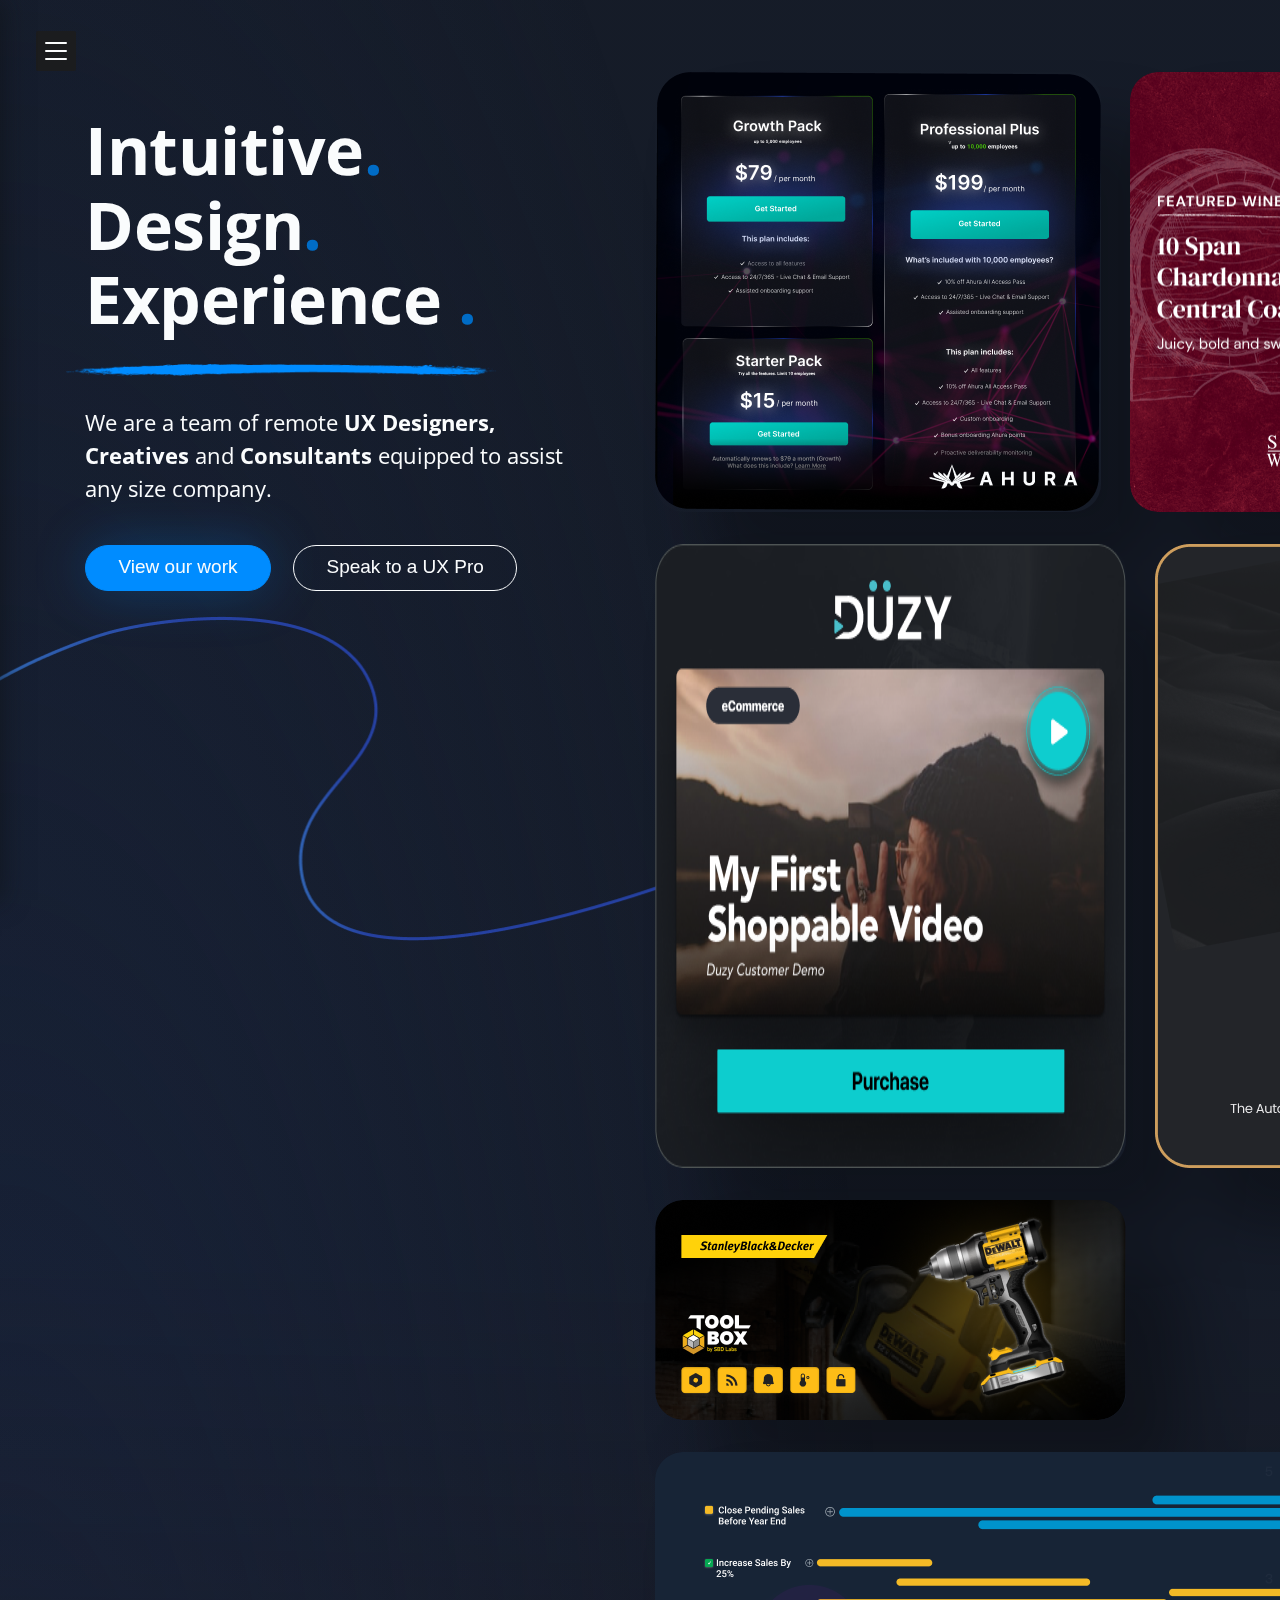
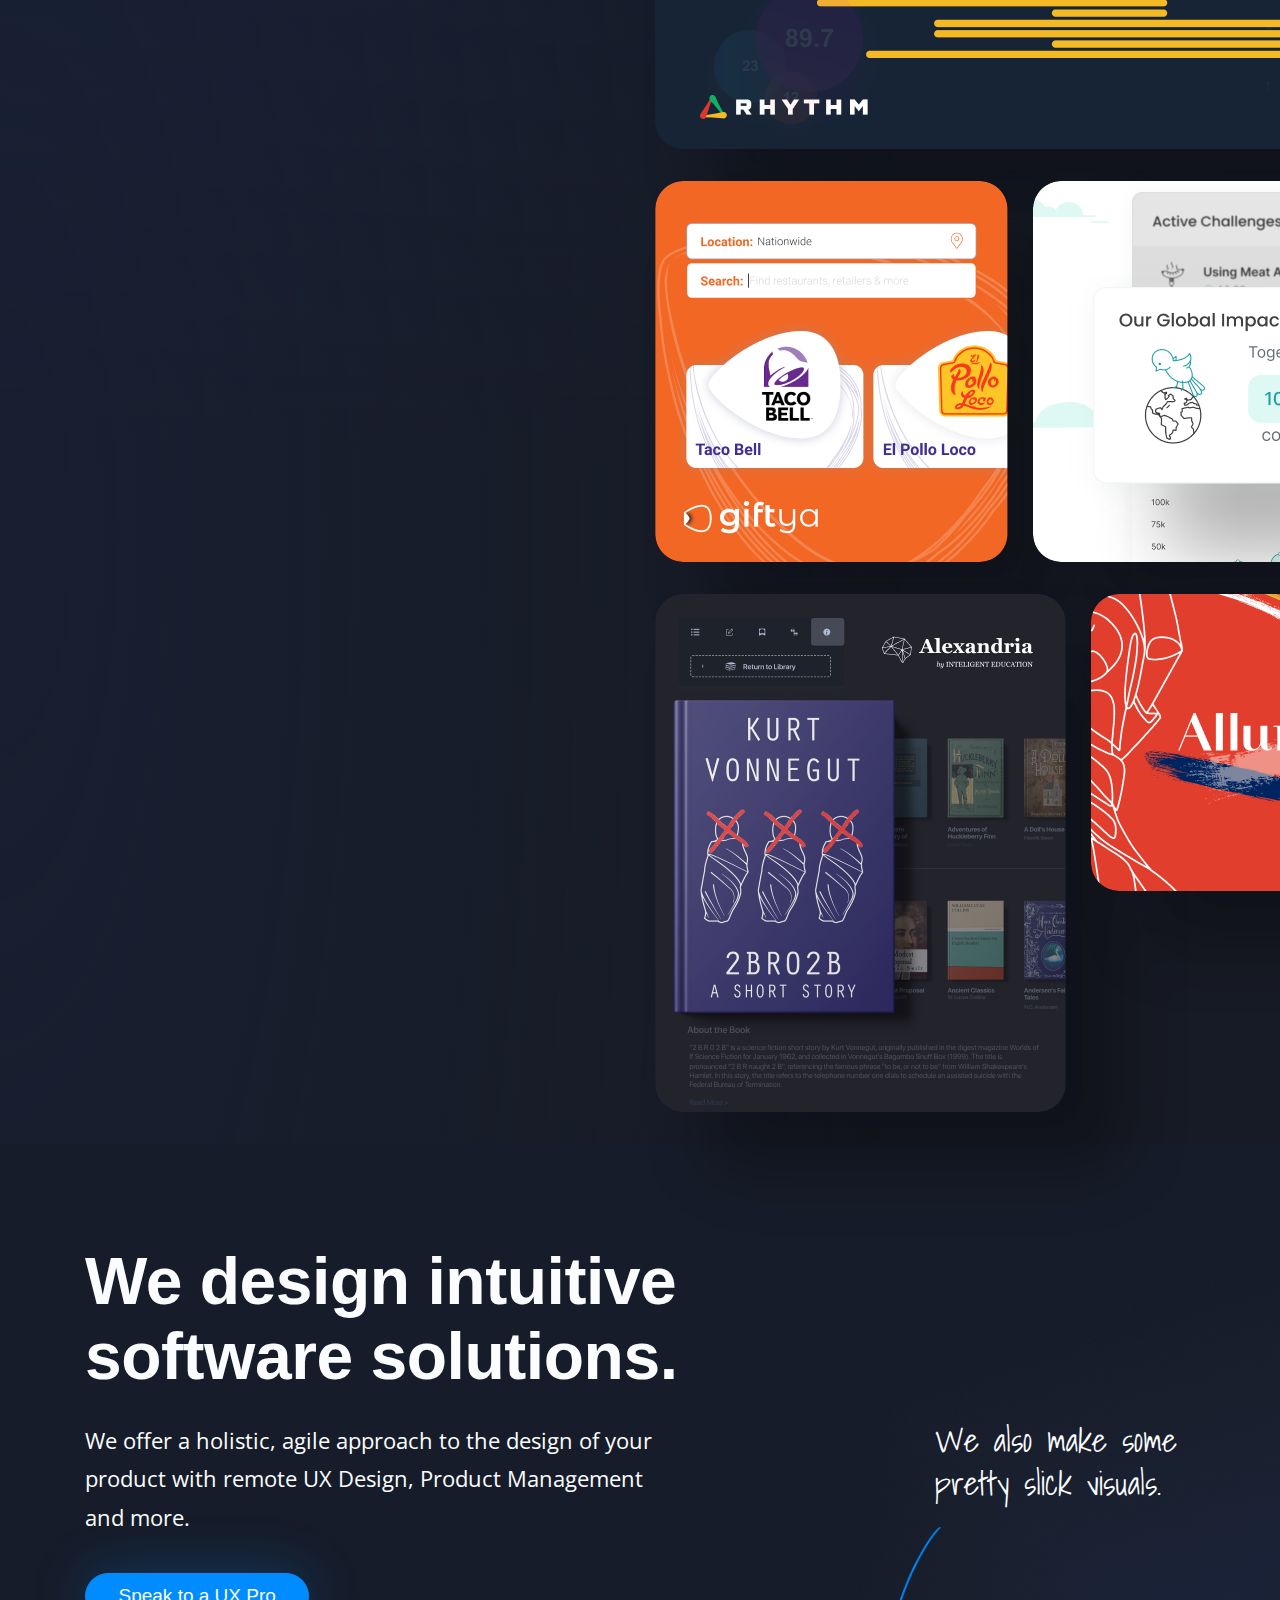
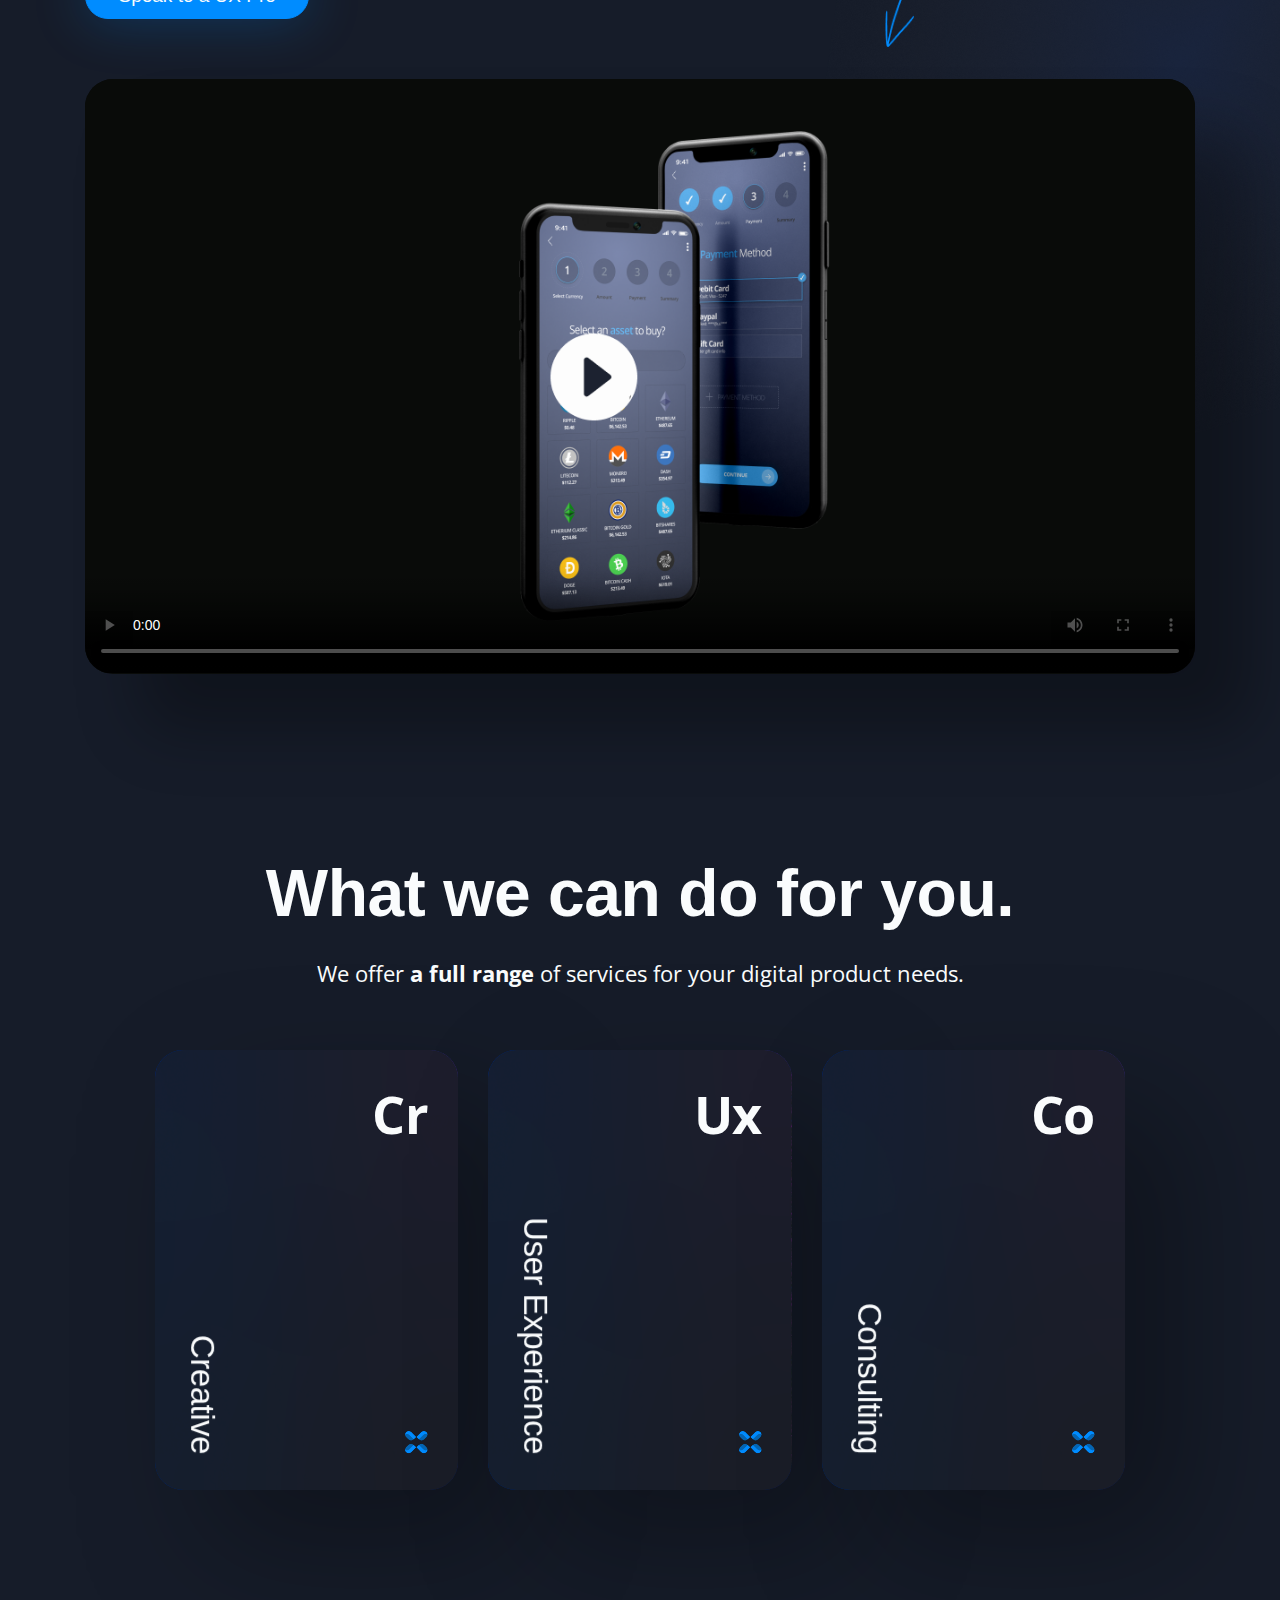
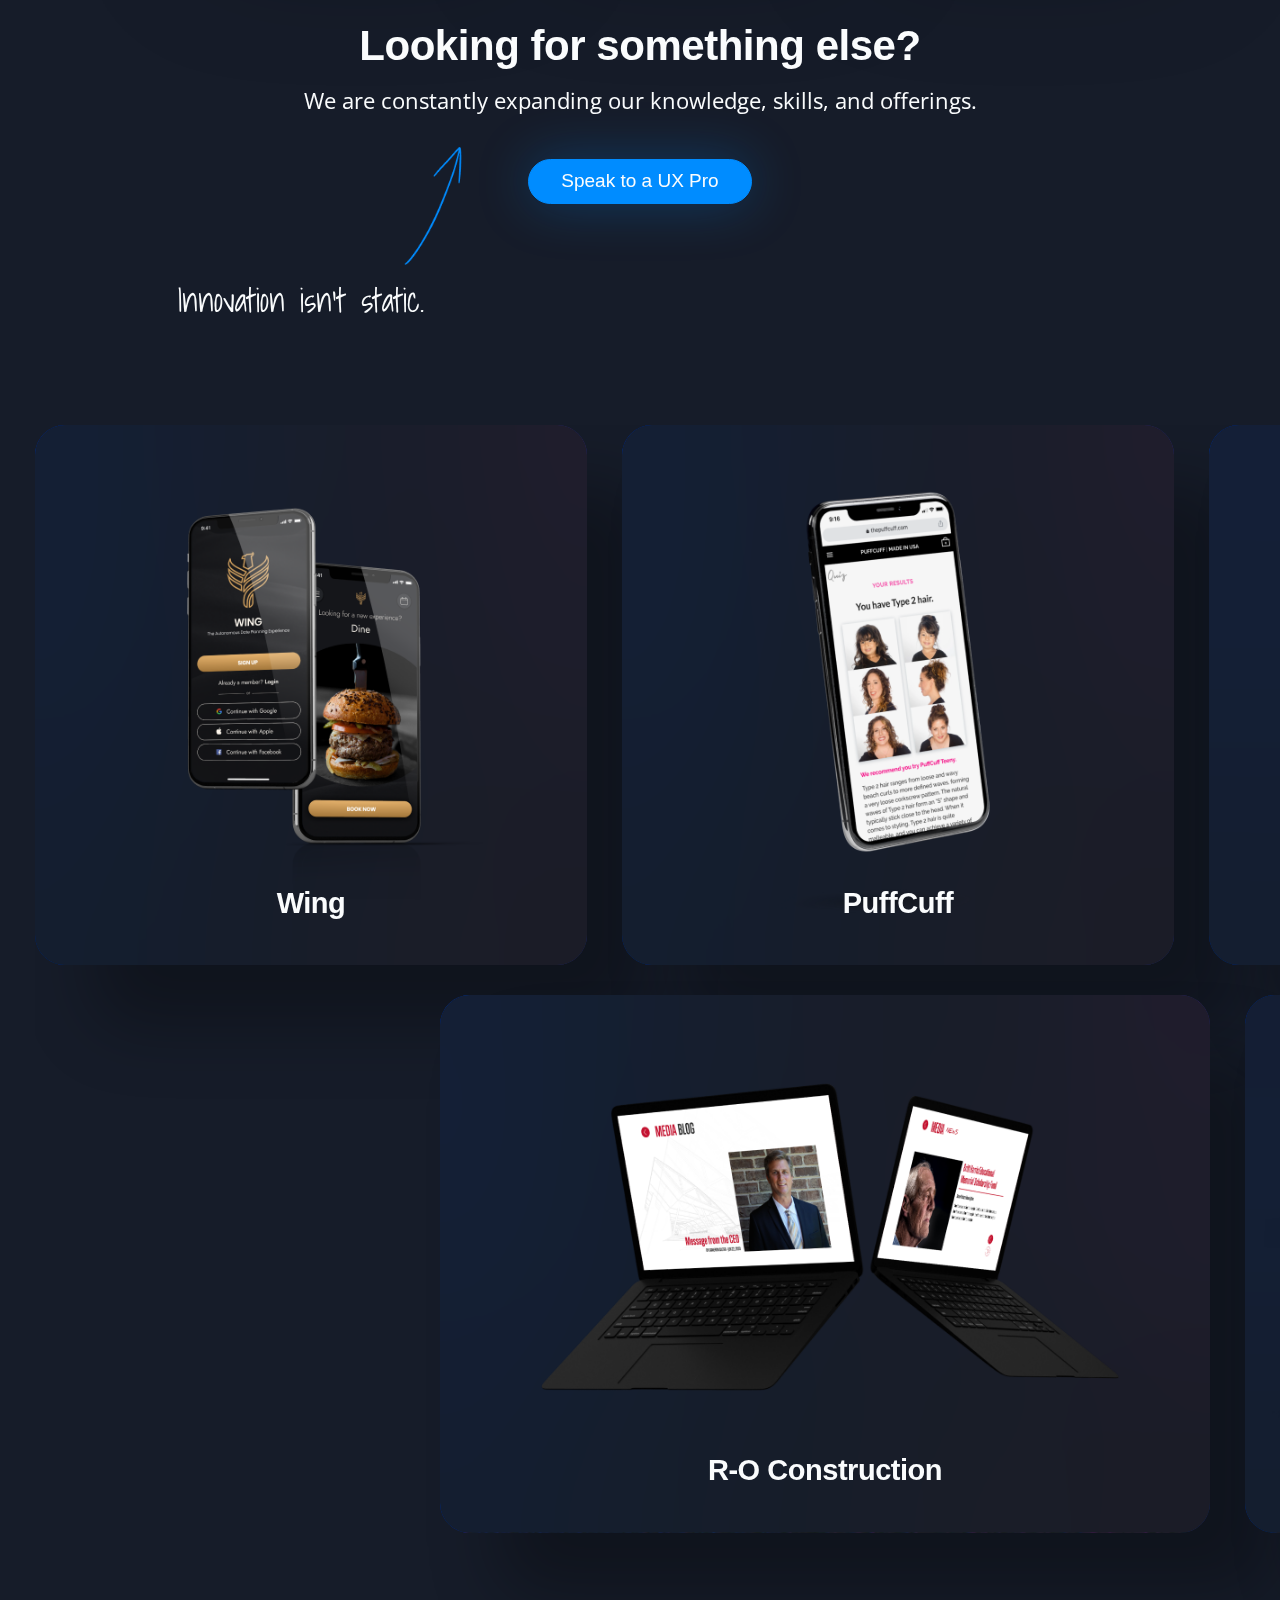
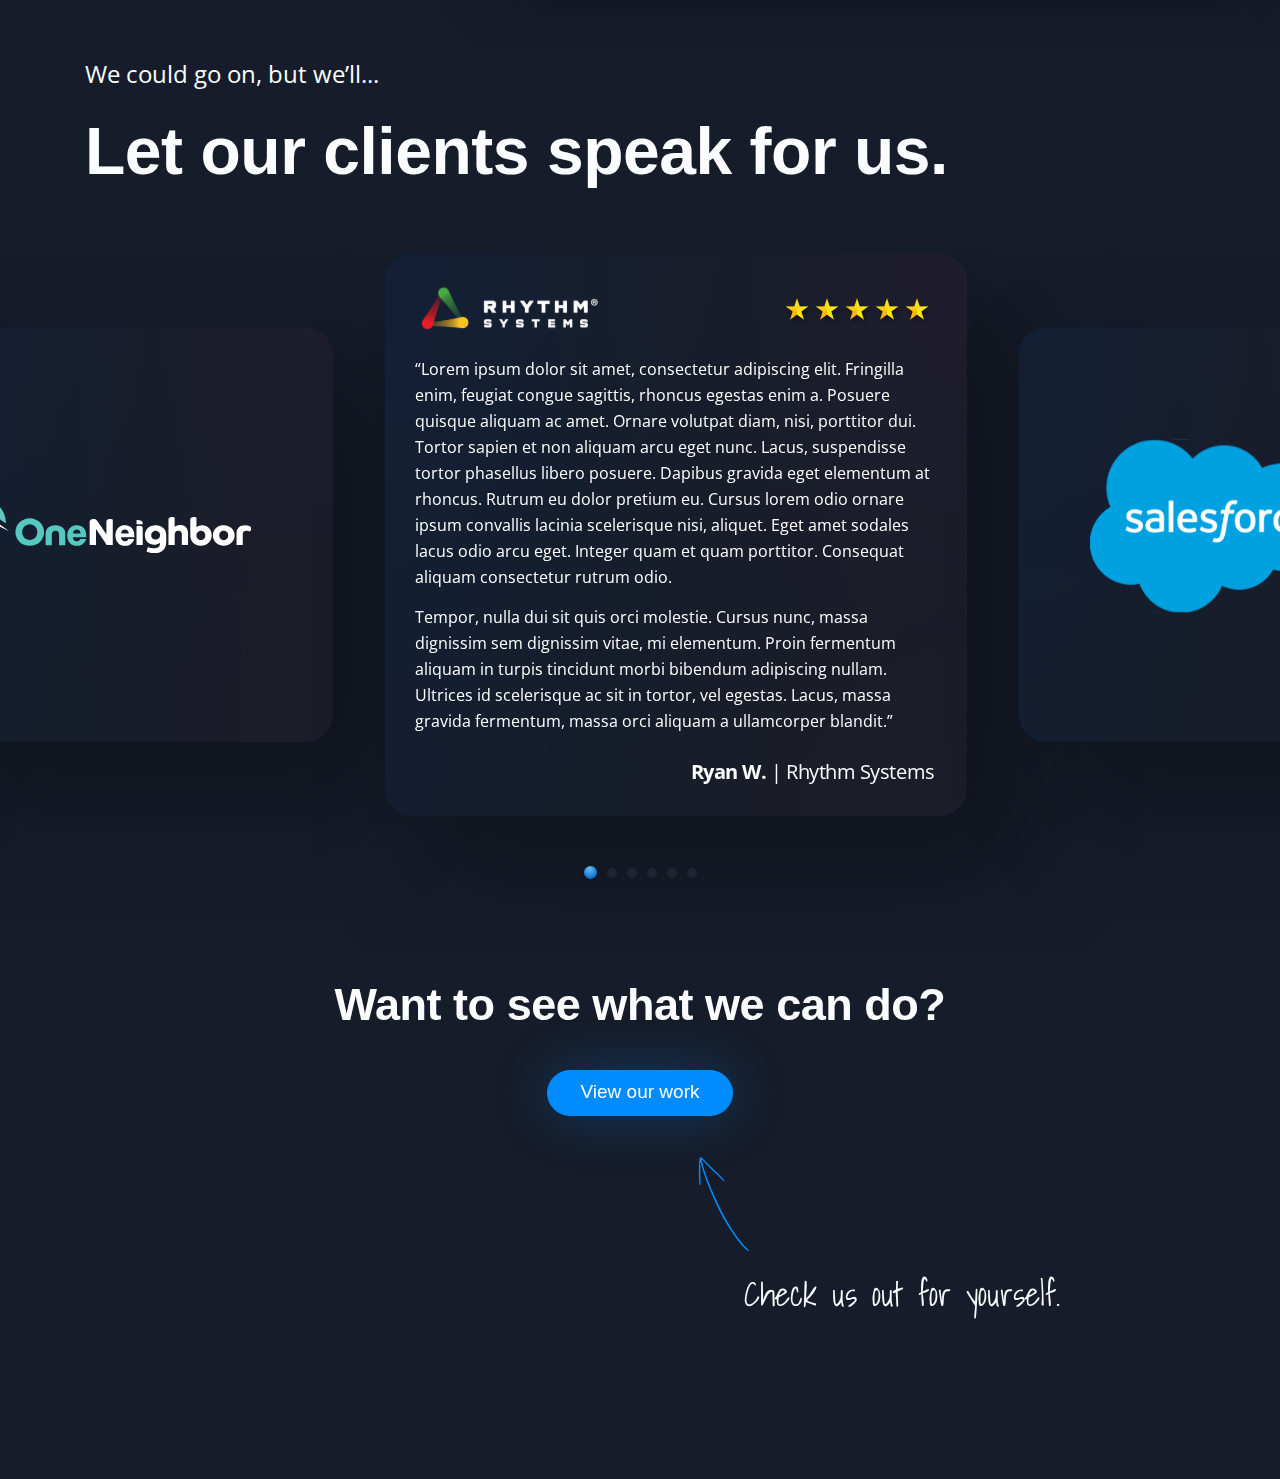
<file: index.html>
<!doctype html>
<html lang="en">

<head>
    <meta charset="utf-8">
    <meta name="viewport" content="width=device-width, initial-scale=1, shrink-to-fit=no">
    <link href="https://fonts.googleapis.com/css2?family=Open+Sans:ital,wght@0,300;0,400;0,500;0,600;0,700;0,800;1,300;1,400;1,500;1,600;1,700;1,800&display=swap" rel="stylesheet">
    <link href="https://fonts.googleapis.com/css2?family=Shadows+Into+Light&display=swap" rel="stylesheet">
    <!-- <link href="//db.onlinewebfonts.com/c/79927a8d010a79419f5c30e4d87409d5?family=Visby+CF+Medium" rel="stylesheet" type="text/css"/> -->
    <link rel="stylesheet" href="css/bootstrap.min.css">
    <link rel="stylesheet" href="css/font-awesome.min.css">

    <link rel="stylesheet" href="css/slick.css">
    <link rel="stylesheet" href="css/slick-theme.css">
    <link rel="stylesheet" href="css/style.css">
    <link rel="shortcut icon" type="image/png" href="images/favicon.png" />
    <title>uxpro</title>
</head>

<body>
    <div class="wrapper">
        <!-- Header Start -->
        <a href="#" class="close-navbar-toggler collapsed" data-toggle="collapse" data-target="#navbarSupportedContent" aria-controls="navbarSupportedContent" aria-expanded="false" aria-label="Toggle navigation">
        </a>
        <header>
            <div class="container-fluid">
                <nav class="navbar navbar-expand-xxl fixed-top">
                    <a class="navbar-brand" href="index.html"><img src="images/uxpro-logo.svg" alt=""></a>
                    <button class="navbar-toggler" type="button" data-toggle="collapse" data-target="#navbarSupportedContent" aria-controls="navbarSupportedContent" aria-expanded="false" aria-label="Toggle navigation">
                        <span class="navbar-toggler-icon">
                            <div class="click-menu-btn">
                                <span class="bar1"></span>
                                <span class="bar2"></span>
                                <span class="bar3"></span>
                            </div>
                        </span>
                    </button>
                    <div class="collapse navbar-collapse" id="navbarSupportedContent">
                        <div class="menu-wrap">
                            <div class="menu-top">
                                <a class="menu-logo" href="index.html">
                                    <img src="images/uxpro-logo.svg" alt="">
                                </a>
                                <ul class="navbar-nav mr-auto">
                                    <li class="nav-item active">
                                        <a class="nav-link" href="works.html">View our work</a>
                                    </li>
                                    <li class="nav-item">
                                        <a class="nav-link" href="#">Meet the Pros</a>
                                    </li>
                                    <li class="nav-item">
                                        <a class="nav-link" href="#">Speak to a UX pro</a>
                                    </li>
                                    <li class="nav-item">
                                        <a class="nav-link" href="#">Join the team</a>
                                    </li>
                                    <li class="nav-item">
                                        <a class="nav-link" href="#">Learn like a Pro</a>
                                    </li>
                                </ul>
                            </div>
                            <div class="menu-btm">
                                <ul class="social-link-wrap">
                                    <li><a href="#"><img src="images/google-icon.svg" alt=""></a></li>
                                    <li><a href="#"><img src="images/facebook-icon.svg" alt=""></a></li>
                                    <li><a href="#"><img src="images/linkedin-icon.svg" alt=""></a></li>
                                    <li><a href="#"><img src="images/instagram-icon.svg" alt=""></a></li>
                                </ul>
                                <p><a href="#">UXPros, LLC</a> &reg; All Rights Reserved</p>
                            </div>
                        </div>
                    </div>
                  </nav>
            </div>
        </header>
        <!-- Header Start -->

        <!-- Banner Start -->
        <div class="banner">
            <div class="container">
                <div class="row">
                    <div class="col-lg-6">
                        <div class="banner-content">
                            <h1>Intuitive<span>.</span>
                                Design<span>.</span>
                                Experience <span>.</span></h1>
                            <p>We are a team of remote <b>UX Designers, Creatives</b> and <b>Consultants</b> equipped to assist any size company. </p>
                            <ul>
                                <li><a href="#" class="general-btn">View our work</a></li>
                                <li><a href="#" class="general-white-btn">Speak to a UX Pro</a></li>
                            </ul>
                        </div>
                    </div>
                    <div class="col-lg-6">
                        <div class="banner-img">
                            <div class="banner-img-top">
                                <img src="images/ahura.png" alt="">
                                <img src="images/saratoga.png" alt="">
                                <img src="images/duzy.png" alt="">
                                <img src="images/wing.png" alt="">
                                <img src="images/sBD.png" alt="">
                                <img src="images/rhythmSystem.png" alt="">
                            </div>
                            <div class="banner-img-btm">
                                <img src="images/giftya.png" alt="">
                                <img src="images/nudj.png" alt="">
                                <img src="images/alexandria.png" alt="">
                                <img src="images/allume.png" alt="">
                            </div>
                            <div class="banner-img-mble">
                                <a href="#">
                                    <img src="images/ahura-m.png" alt="">
                                </a>
                                <a href="#">
                                    <img src="images/saratoga-m.png" alt="">
                                </a>
                                <a href="#">
                                    <img src="images/duzy-m.png" alt="">
                                </a>
                                <a href="#">
                                    <img src="images/wing-m.png" alt="">
                                </a>
                                <a href="#">
                                    <img src="images/sBD-m.png" alt="">
                                </a>
                                <a href="#">
                                    <img src="images/rhythmSystem-m.png" alt="">
                                </a>
                                <a href="#">
                                    <img src="images/giftya-m.png" alt="">
                                </a>
                                <a href="#">
                                    <img src="images/nudj-m.png" alt="">
                                </a>
                                <a href="#">
                                    <img src="images/alexandria-m.png" alt="">
                                </a>
                                <a href="#">
                                    <img src="images/allume-m.png" alt="">
                                </a>
                            </div>
                        </div>
                    </div>
                </div>
            </div>
        </div>
        <!-- Banner End -->

        <!-- Contant Start -->
        <div class="content">
            <section class="software-solution-wrap">
                <div class="container">
                    <div class="software-solution-content">
                        <h2>We design intuitive software solutions.</h2>
                        <p>We offer a holistic, agile approach to the design of your product with remote UX Design, Product Management and more. </p>
                        <a href="#" class="general-btn">Speak to a UX Pro</a>
                    </div>
                    <div class="software-solution-video">
                        <div class="pretty-slick">
                            <p>We also make some pretty slick visuals.</p>
                            <img src="images/arrow-down.png" alt="">
                        </div>
                        <video width="1240" height="664" controls poster="images/video-img.png">
                            <source src="https://www.w3schools.com/tags/movie.mp4" type="video/mp4">
                            <source src="https://www.w3schools.com/tags/movie.ogg" type="video/ogg">
                        </video>
                    </div>
                </div>
            </section>
            <section class="we-do-wrap">
                <div class="container">
                    <div class="we-do-content">
                        <h2>What we can do for you.</h2>
                        <p>We offer <b>a full range</b> of services for your digital product needs.</p>
                        <div class="we-do-row-wrap">
                            <div class="row we-do-row">
                                <div class="col-6 col-lg-4 we-do-col">
                                    <div class="we-do-content-inner">
                                        <h3>Cr</h3>
                                        <h6>Creative</h6>
                                        <img src="images/ux-Icon.svg" alt="">
                                    </div>
                                </div>
                                <div class="col-6 col-lg-4 we-do-col">
                                    <div class="we-do-content-inner">
                                        <h3>Ux</h3>
                                        <h6>User Experience</h6>
                                        <img src="images/ux-Icon.svg" alt="">
                                    </div>
                                </div>
                                <div class="col-6 col-lg-4 we-do-col">
                                    <div class="we-do-content-inner">
                                        <h3>Co</h3>
                                        <h6>Consulting</h6>
                                        <img src="images/ux-Icon.svg" alt="">
                                    </div>
                                </div>
                            </div>
                        </div>
                    </div>
                </div>
            </section>
            <section class="something-else-wrap">
                <div class="container-fluid">
                    <div class="something-else-content">
                        <h4>Looking for something else?</h4>
                        <p>We are constantly expanding our knowledge, skills, and offerings.</p>
                        <a href="#" class="general-btn">Speak to a UX Pro</a>
                        <div class="innovation-static">
                            <img src="images/arrow-up.png" alt="">
                            <p>Innovation isn’t static.</p>
                        </div>
                    </div>
                    <div class="something-slider-wrap">
                        <div class="something-slider">
                            <a href="" class="something-slide">
                                <picture>
                                    <source media="(min-width: 992px)" srcset="images/something1.png">
                                    <img src="images/something1-m.png">
                                </picture>
                                <p>Wing</p>
                            </a>
                            <a href="" class="something-slide">
                                <picture>
                                    <source media="(min-width: 992px)" srcset="images/something2.png">
                                    <img src="images/something2-m.png">
                                </picture>
                                <p>PuffCuff</p>
                            </a>
                            <a href="" class="something-slide">
                                <picture>
                                    <source media="(min-width: 992px)" srcset="images/something1.png">
                                    <img src="images/something1-m.png">
                                </picture>
                                <p>Duzy</p>
                            </a>
                            <a href="" class="something-slide">
                                <picture>
                                    <source media="(min-width: 992px)" srcset="images/something3.png">
                                    <img src="images/something3-m.png">
                                </picture>
                                <p>R-O Construction</p>
                            </a>
                            <a href="" class="something-slide">
                                <picture>
                                    <source media="(min-width: 992px)" srcset="images/something4.png">
                                    <img src="images/something4-m.png">
                                </picture>
                                <p>Giftya</p>
                            </a>
                            <a href="" class="something-slide">
                                <picture>
                                    <source media="(min-width: 992px)" srcset="images/something5.png">
                                    <img src="images/something5-m.png">
                                </picture>
                                <p>Duzy</p>
                            </a>
                        </div>
                    </div>
                </div>
            </section>
            <section class="our-clients-wrap">
                <div class="container">
                    <div class="our-clients-content">
                        <span>We could go on, but we’ll...</span>
                        <h2>Let our clients speak for us.</h2>
                        <div class="our-client-slider-wrap">
                            <div class="our-client-slider">
                                <div class="our-client-slide">
                                    <div class="our-client-slide-inner">
                                        <div class="our-client-rating">
                                            <img src="images/rhythm.svg" alt="">
                                            <img src="images/rating-icon.png" alt="">
                                        </div>  
                                        <p>“Lorem ipsum dolor sit amet, consectetur adipiscing elit. Fringilla enim, feugiat congue sagittis, rhoncus egestas enim a. Posuere quisque aliquam ac amet. Ornare volutpat diam, nisi, porttitor dui. Tortor sapien et non aliquam arcu eget nunc. Lacus, suspendisse tortor phasellus libero posuere. Dapibus gravida eget elementum at rhoncus. Rutrum eu dolor pretium eu. Cursus lorem odio ornare ipsum convallis lacinia scelerisque nisi, aliquet. Eget amet sodales lacus odio arcu eget. Integer quam et quam porttitor. Consequat aliquam consectetur rutrum odio. </p>
                                        <p>Tempor, nulla dui sit quis orci molestie. Cursus nunc, massa dignissim sem dignissim vitae, mi elementum. Proin fermentum aliquam in turpis tincidunt morbi bibendum adipiscing nullam. Ultrices id scelerisque ac sit in tortor, vel egestas. Lacus, massa gravida fermentum, massa orci aliquam a ullamcorper blandit.”</p>
                                        <h6><b>Ryan W.</b>  |   Rhythm Systems</h6>
                                    </div>
                                </div>
                                <div class="our-client-slide">
                                    <div class="our-client-slide-inner">
                                        <div class="our-client-rating">
                                            <img src="images/salesforce.svg" alt="">
                                            <img src="images/rating-icon.png" alt="">
                                        </div>  
                                        <p>“Lorem ipsum dolor sit amet, consectetur adipiscing elit. Fringilla enim, feugiat congue sagittis, rhoncus egestas enim a. Posuere quisque aliquam ac amet. Ornare volutpat diam, nisi, porttitor dui. Tortor sapien et non aliquam arcu eget nunc. Lacus, suspendisse tortor phasellus libero posuere. Dapibus gravida eget elementum at rhoncus. Rutrum eu dolor pretium eu. Cursus lorem odio ornare ipsum convallis lacinia scelerisque nisi, aliquet. Eget amet sodales lacus odio arcu eget. Integer quam et quam porttitor. Consequat aliquam consectetur rutrum odio. </p>
                                        <p>Tempor, nulla dui sit quis orci molestie. Cursus nunc, massa dignissim sem dignissim vitae, mi elementum. Proin fermentum aliquam in turpis tincidunt morbi bibendum adipiscing nullam. Ultrices id scelerisque ac sit in tortor, vel egestas. Lacus, massa gravida fermentum, massa orci aliquam a ullamcorper blandit.”</p>
                                        <h6><b>Ryan W.</b>  |   Rhythm Systems</h6>
                                    </div>
                                </div>
                                <div class="our-client-slide">
                                    <div class="our-client-slide-inner">
                                        <div class="our-client-rating">
                                            <img src="images/oneneighbor.svg" alt="">
                                            <img src="images/rating-icon.png" alt="">
                                        </div>  
                                        <p>“Lorem ipsum dolor sit amet, consectetur adipiscing elit. Fringilla enim, feugiat congue sagittis, rhoncus egestas enim a. Posuere quisque aliquam ac amet. Ornare volutpat diam, nisi, porttitor dui. Tortor sapien et non aliquam arcu eget nunc. Lacus, suspendisse tortor phasellus libero posuere. Dapibus gravida eget elementum at rhoncus. Rutrum eu dolor pretium eu. Cursus lorem odio ornare ipsum convallis lacinia scelerisque nisi, aliquet. Eget amet sodales lacus odio arcu eget. Integer quam et quam porttitor. Consequat aliquam consectetur rutrum odio. </p>
                                        <p>Tempor, nulla dui sit quis orci molestie. Cursus nunc, massa dignissim sem dignissim vitae, mi elementum. Proin fermentum aliquam in turpis tincidunt morbi bibendum adipiscing nullam. Ultrices id scelerisque ac sit in tortor, vel egestas. Lacus, massa gravida fermentum, massa orci aliquam a ullamcorper blandit.”</p>
                                        <h6><b>Ryan W.</b>  |   Rhythm Systems</h6>
                                    </div>
                                </div>
                                <div class="our-client-slide">
                                    <div class="our-client-slide-inner">
                                        <div class="our-client-rating">
                                            <img src="images/rhythm.svg" alt="">
                                            <img src="images/rating-icon.png" alt="">
                                        </div>  
                                        <p>“Lorem ipsum dolor sit amet, consectetur adipiscing elit. Fringilla enim, feugiat congue sagittis, rhoncus egestas enim a. Posuere quisque aliquam ac amet. Ornare volutpat diam, nisi, porttitor dui. Tortor sapien et non aliquam arcu eget nunc. Lacus, suspendisse tortor phasellus libero posuere. Dapibus gravida eget elementum at rhoncus. Rutrum eu dolor pretium eu. Cursus lorem odio ornare ipsum convallis lacinia scelerisque nisi, aliquet. Eget amet sodales lacus odio arcu eget. Integer quam et quam porttitor. Consequat aliquam consectetur rutrum odio. </p>
                                        <p>Tempor, nulla dui sit quis orci molestie. Cursus nunc, massa dignissim sem dignissim vitae, mi elementum. Proin fermentum aliquam in turpis tincidunt morbi bibendum adipiscing nullam. Ultrices id scelerisque ac sit in tortor, vel egestas. Lacus, massa gravida fermentum, massa orci aliquam a ullamcorper blandit.”</p>
                                        <h6><b>Ryan W.</b>  |   Rhythm Systems</h6>
                                    </div>
                                </div>
                                <div class="our-client-slide">
                                    <div class="our-client-slide-inner">
                                        <div class="our-client-rating">
                                            <img src="images/salesforce.svg" alt="">
                                            <img src="images/rating-icon.png" alt="">
                                        </div>  
                                        <p>“Lorem ipsum dolor sit amet, consectetur adipiscing elit. Fringilla enim, feugiat congue sagittis, rhoncus egestas enim a. Posuere quisque aliquam ac amet. Ornare volutpat diam, nisi, porttitor dui. Tortor sapien et non aliquam arcu eget nunc. Lacus, suspendisse tortor phasellus libero posuere. Dapibus gravida eget elementum at rhoncus. Rutrum eu dolor pretium eu. Cursus lorem odio ornare ipsum convallis lacinia scelerisque nisi, aliquet. Eget amet sodales lacus odio arcu eget. Integer quam et quam porttitor. Consequat aliquam consectetur rutrum odio. </p>
                                        <p>Tempor, nulla dui sit quis orci molestie. Cursus nunc, massa dignissim sem dignissim vitae, mi elementum. Proin fermentum aliquam in turpis tincidunt morbi bibendum adipiscing nullam. Ultrices id scelerisque ac sit in tortor, vel egestas. Lacus, massa gravida fermentum, massa orci aliquam a ullamcorper blandit.”</p>
                                        <h6><b>Ryan W.</b>  |   Rhythm Systems</h6>
                                    </div>
                                </div>
                                <div class="our-client-slide">
                                    <div class="our-client-slide-inner">
                                        <div class="our-client-rating">
                                            <img src="images/oneneighbor.svg" alt="">
                                            <img src="images/rating-icon.png" alt="">
                                        </div>  
                                        <p>“Lorem ipsum dolor sit amet, consectetur adipiscing elit. Fringilla enim, feugiat congue sagittis, rhoncus egestas enim a. Posuere quisque aliquam ac amet. Ornare volutpat diam, nisi, porttitor dui. Tortor sapien et non aliquam arcu eget nunc. Lacus, suspendisse tortor phasellus libero posuere. Dapibus gravida eget elementum at rhoncus. Rutrum eu dolor pretium eu. Cursus lorem odio ornare ipsum convallis lacinia scelerisque nisi, aliquet. Eget amet sodales lacus odio arcu eget. Integer quam et quam porttitor. Consequat aliquam consectetur rutrum odio. </p>
                                        <p>Tempor, nulla dui sit quis orci molestie. Cursus nunc, massa dignissim sem dignissim vitae, mi elementum. Proin fermentum aliquam in turpis tincidunt morbi bibendum adipiscing nullam. Ultrices id scelerisque ac sit in tortor, vel egestas. Lacus, massa gravida fermentum, massa orci aliquam a ullamcorper blandit.”</p>
                                        <h6><b>Ryan W.</b>  |   Rhythm Systems</h6>
                                    </div>
                                </div>
                            </div>
                        </div>
                    </div>
                    <div class="see-we-do-content">
                        <h4>Want to see what we can do?</h4>
                        <a href="#" class="general-btn">View our work</a>
                        <div class="check-out">
                            <img src="images/arrow-up2.png" alt="">
                            <p>Check us out for yourself.</p>
                        </div>
                    </div>
                </div>
            </section>
        </div>
        <!-- Contant End -->
    </div>

    <script src="js/jquery-3.6.0.min.js"></script>
    <script src="js/popper.min.js"></script>
    <script src="js/bootstrap.min.js"></script>
    <script src="js/slick.min.js"></script>
    <script src="js/custom.js"></script>
</body>

</html>
</file>
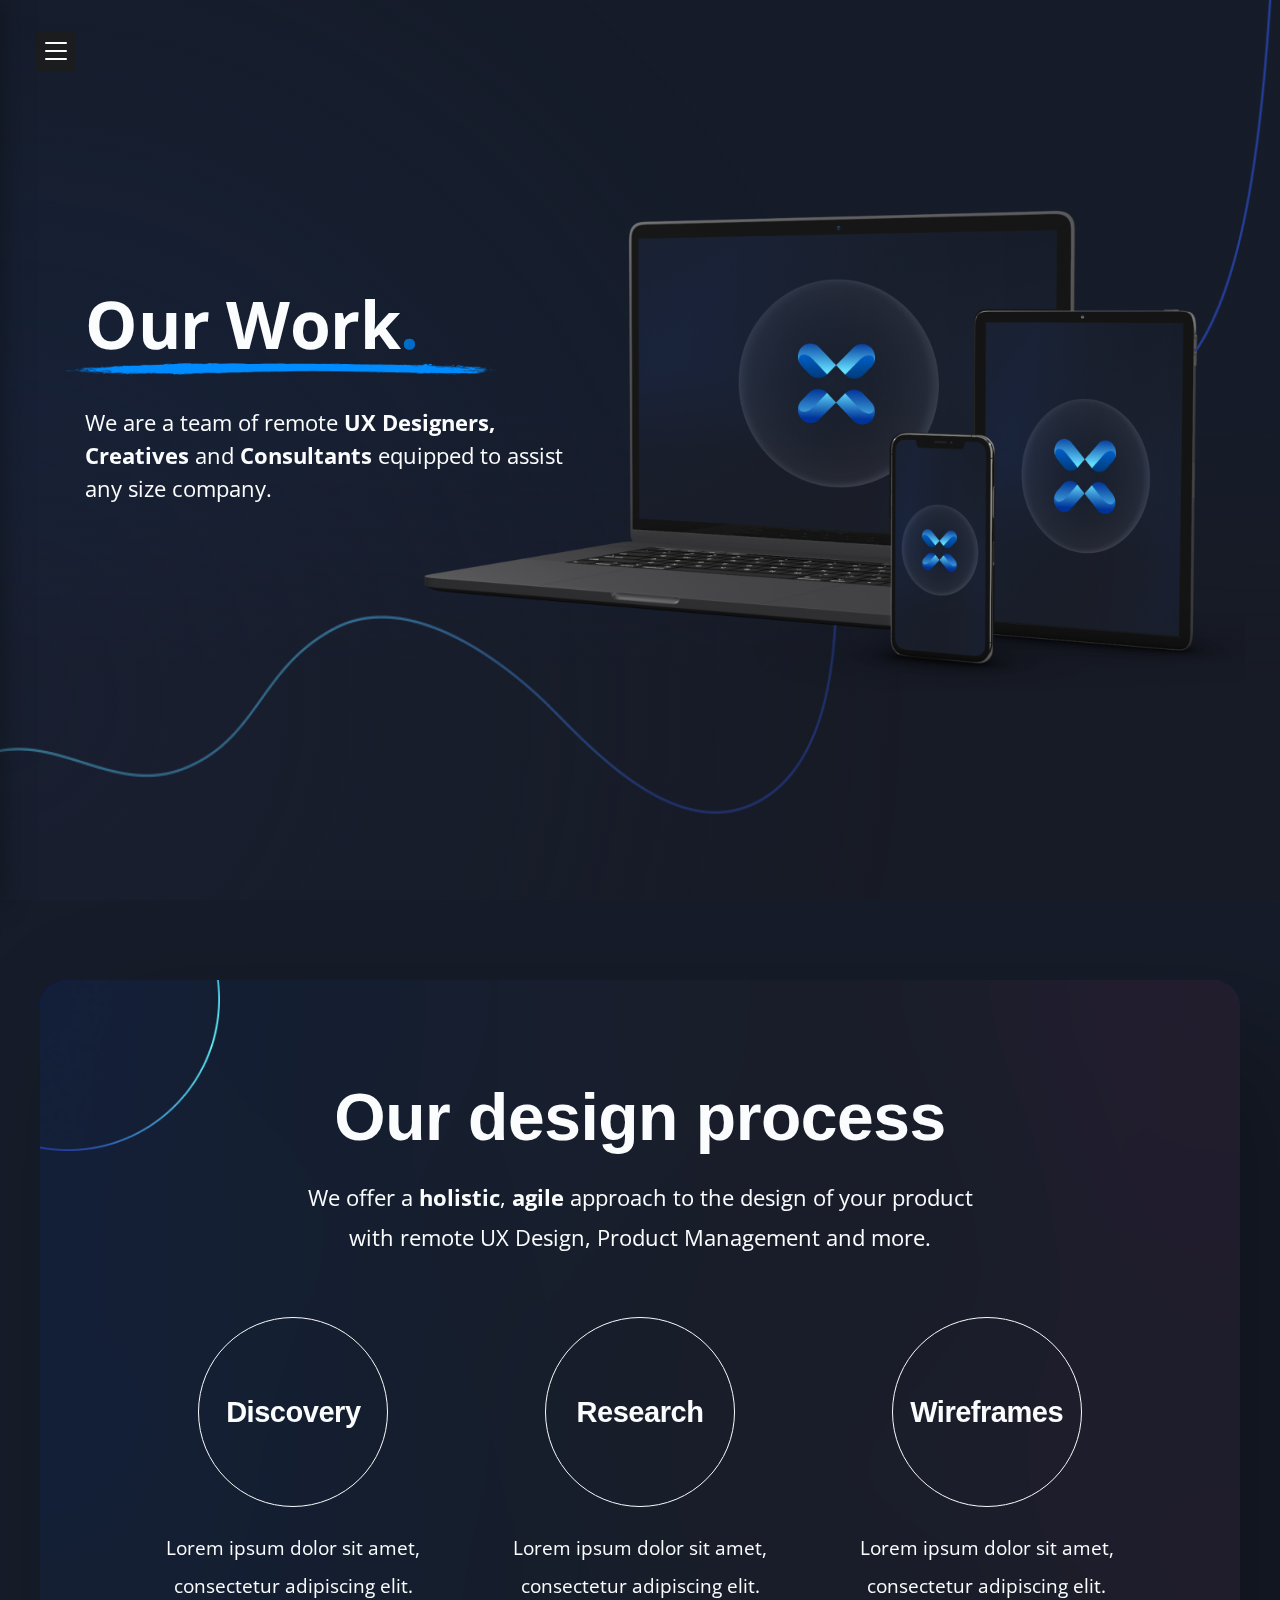
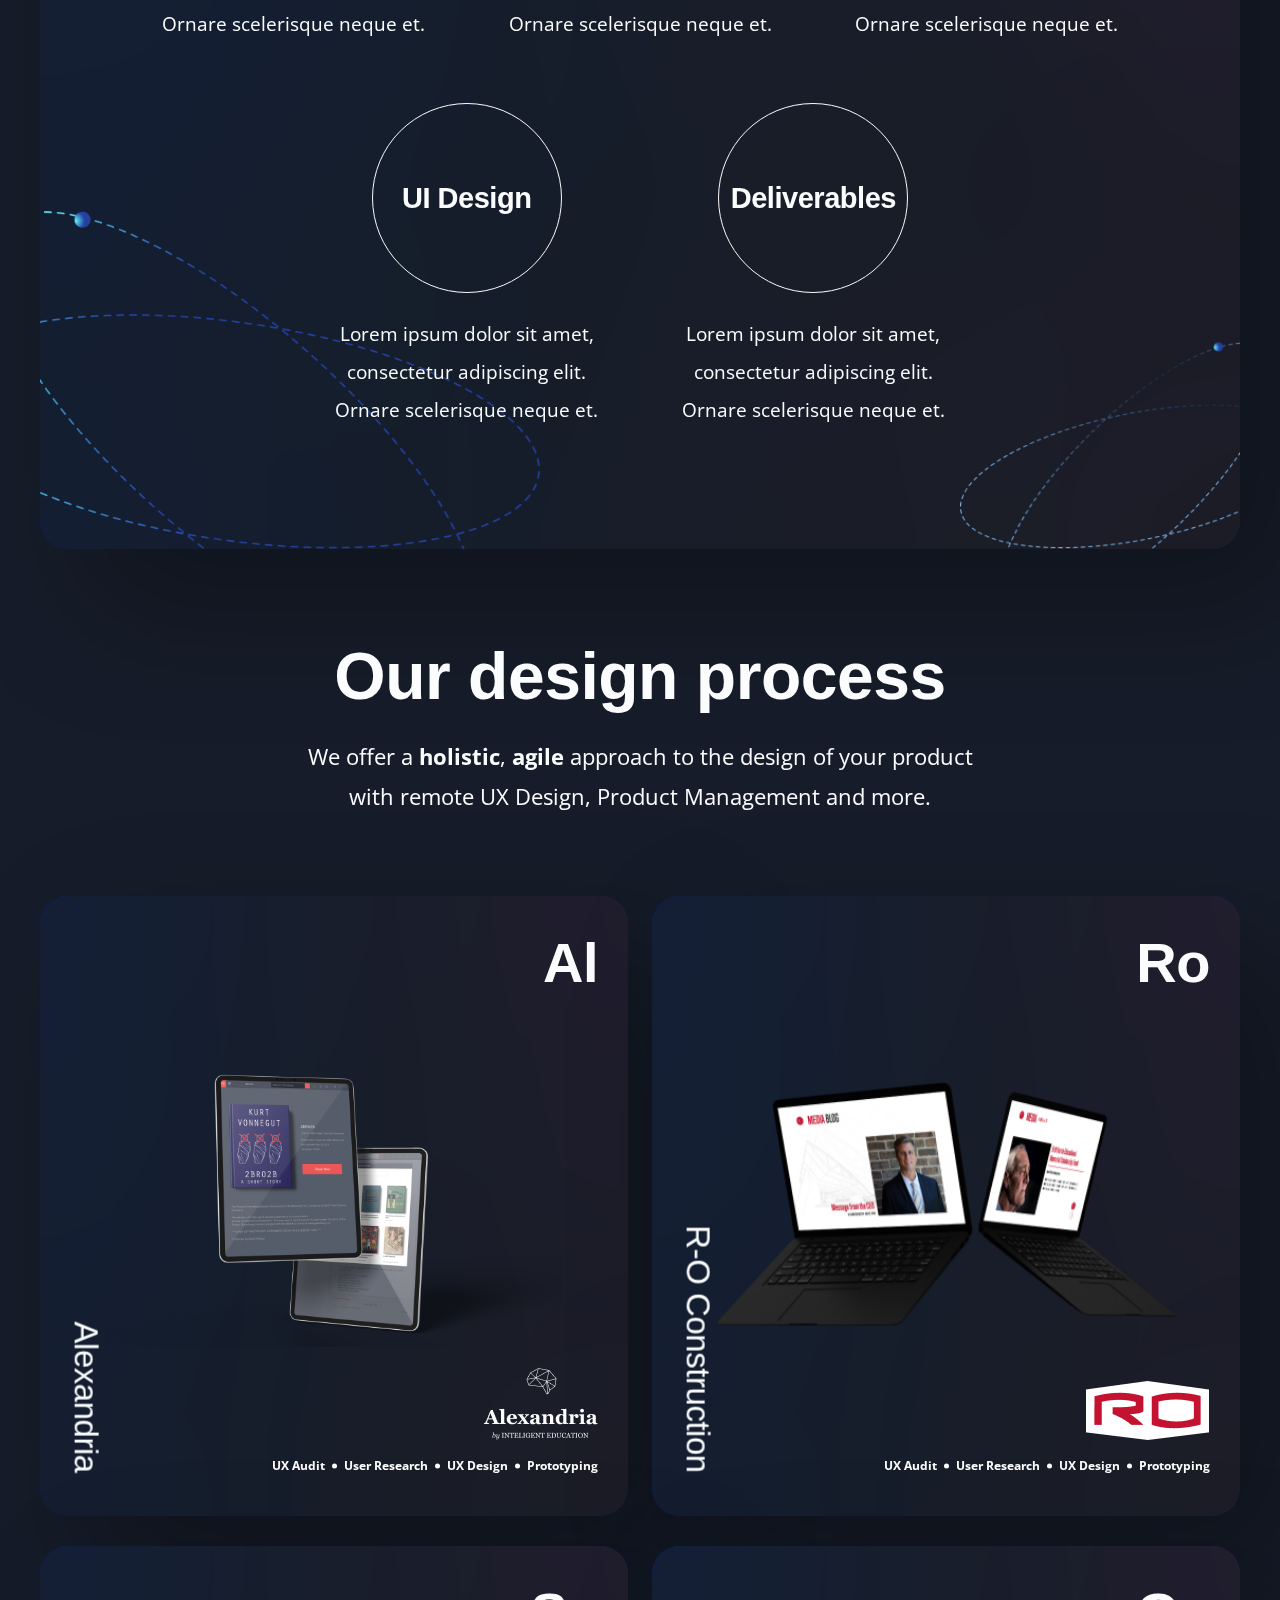
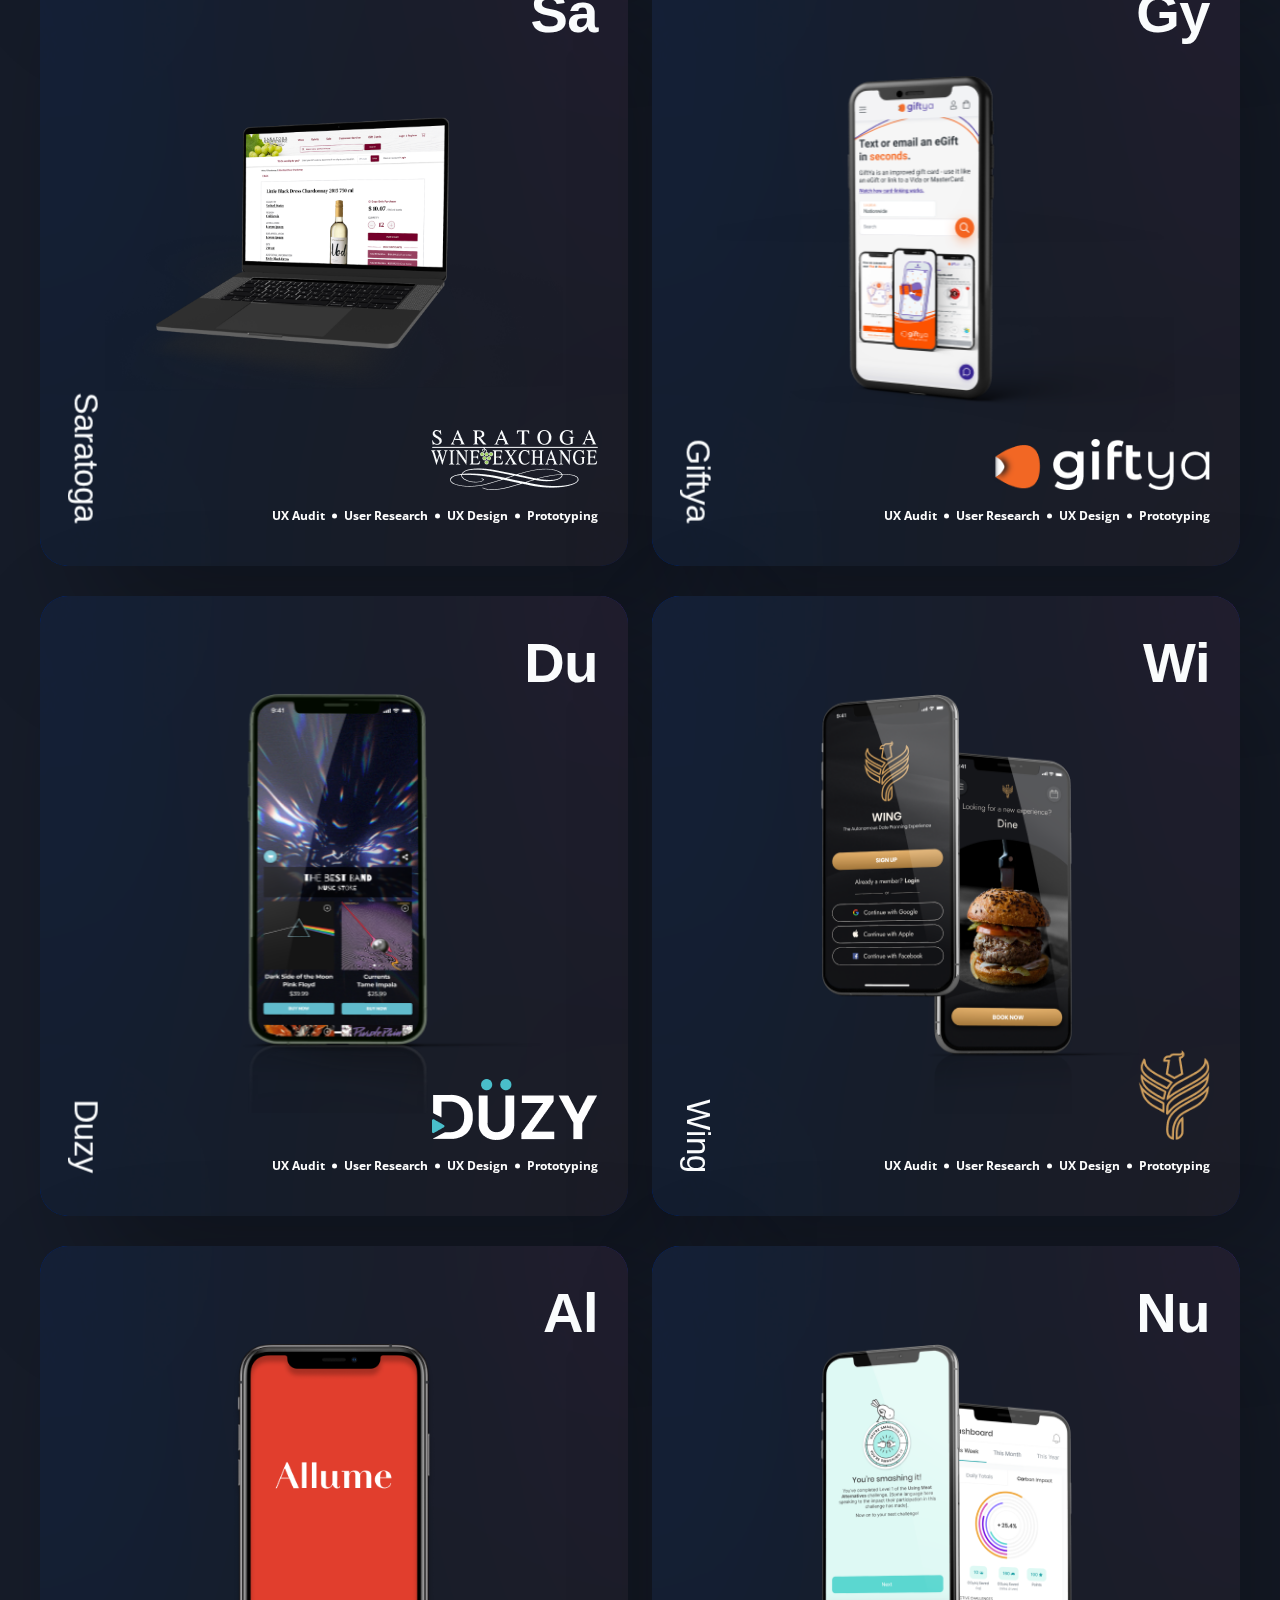
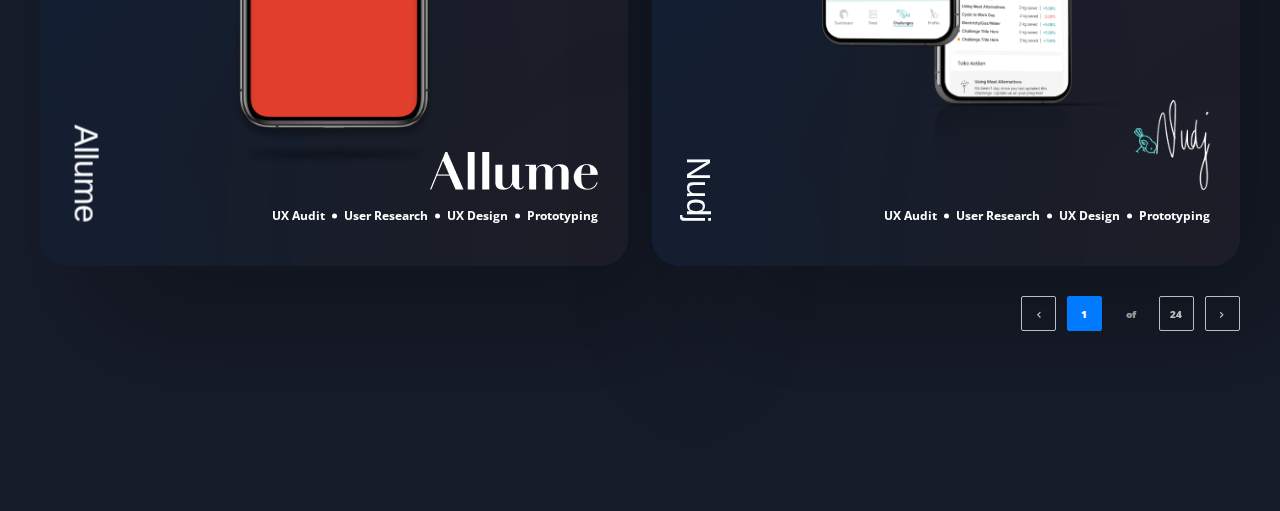
<file: works.html>
<!doctype html>
<html lang="en">

<head>
    <meta charset="utf-8">
    <meta name="viewport" content="width=device-width, initial-scale=1, shrink-to-fit=no">
    <link href="https://fonts.googleapis.com/css2?family=Open+Sans:ital,wght@0,300;0,400;0,500;0,600;0,700;0,800;1,300;1,400;1,500;1,600;1,700;1,800&display=swap" rel="stylesheet">
    <link href="https://fonts.googleapis.com/css2?family=Shadows+Into+Light&display=swap" rel="stylesheet">
    <!-- <link href="//db.onlinewebfonts.com/c/79927a8d010a79419f5c30e4d87409d5?family=Visby+CF+Medium" rel="stylesheet" type="text/css"/> -->
    <link rel="stylesheet" href="css/bootstrap.min.css">
    <link rel="stylesheet" href="css/font-awesome.min.css">

    <link rel="stylesheet" href="css/slick.css">
    <link rel="stylesheet" href="css/slick-theme.css">
    <link rel="stylesheet" href="css/style.css">
    <link rel="shortcut icon" type="image/png" href="images/favicon.png" />
    <title>uxpro</title>
</head>

<body>
    <div class="wrapper">
        <!-- Header Start -->
        <a href="#" class="close-navbar-toggler collapsed" data-toggle="collapse" data-target="#navbarSupportedContent" aria-controls="navbarSupportedContent" aria-expanded="false" aria-label="Toggle navigation">
        </a>
        <header>
            <div class="container-fluid">
                <nav class="navbar navbar-expand-xxl">
                    <a class="navbar-brand" href="index.html"><img src="images/uxpro-logo.svg" alt=""></a>
                    <button class="navbar-toggler" type="button" data-toggle="collapse" data-target="#navbarSupportedContent" aria-controls="navbarSupportedContent" aria-expanded="false" aria-label="Toggle navigation">
                        <span class="navbar-toggler-icon">
                            <div class="click-menu-btn">
                                <span class="bar1"></span>
                                <span class="bar2"></span>
                                <span class="bar3"></span>
                            </div>
                        </span>
                    </button>
                    <div class="collapse navbar-collapse" id="navbarSupportedContent">
                        <div class="menu-wrap">
                            <div class="menu-top">
                                <a class="menu-logo" href="index.html">
                                    <img src="images/uxpro-logo.svg" alt="">
                                </a>
                                <ul class="navbar-nav mr-auto">
                                    <li class="nav-item active">
                                        <a class="nav-link" href="#">View our work</a>
                                    </li>
                                    <li class="nav-item">
                                        <a class="nav-link" href="#">Meet the Pros</a>
                                    </li>
                                    <li class="nav-item">
                                        <a class="nav-link" href="#">Speak to a UX pro</a>
                                    </li>
                                    <li class="nav-item">
                                        <a class="nav-link" href="#">Join the team</a>
                                    </li>
                                    <li class="nav-item">
                                        <a class="nav-link" href="#">Learn like a Pro</a>
                                    </li>
                                </ul>
                            </div>
                            <div class="menu-btm">
                                <ul class="social-link-wrap">
                                    <li><a href="#"><img src="images/google-icon.svg" alt=""></a></li>
                                    <li><a href="#"><img src="images/facebook-icon.svg" alt=""></a></li>
                                    <li><a href="#"><img src="images/linkedin-icon.svg" alt=""></a></li>
                                    <li><a href="#"><img src="images/instagram-icon.svg" alt=""></a></li>
                                </ul>
                                <p><a href="#">UXPros, LLC</a> &reg; All Rights Reserved</p>
                            </div>
                        </div>
                    </div>
                  </nav>
            </div>
        </header>
        <!-- Header Start -->

        <!-- Banner Start -->
        <div class="banner work-banner">
            <img src="images/decorativeLine.png" alt="">
            <div class="container">
                <div class="row">
                    <div class="col-lg-6 banner-col">
                        <div class="banner-content">
                            <h1>Our Work<span>.</span></h1>
                            <p>We are a team of remote <b>UX Designers, Creatives</b> and <b>Consultants</b> equipped to assist any size company. </p>
                        </div>
                    </div>
                    <div class="col-lg-6 banner-col">
                        <div class="banner-img">
                            <img src="images/devices.png" alt="">
                        </div>
                    </div>
                </div>
            </div>
        </div>
        <!-- Banner End -->

        <!-- Contant Start -->
        <div class="content">
            <section class="design-process-wrap">
                <div class="container-fluid">
                    <div class="design-process-content">
                        <img class="design-img1" src="images/design-img3.png" alt="">
                        <img class="design-img2" src="images/design-img1.png" alt="">
                        <img class="design-img3" src="images/design-img2.png" alt="">
                        <img class="design-img4" src="images/design-img2-mob.png" alt="">
                        <div class="design-process-des">
                            <h2>Our design process</h2>
                            <p>We offer a <b>holistic</b>, <b>agile</b> approach to the design of your product with remote UX Design, Product Management and more.</p>
                        </div>
                        <div class="design-step-wrap">
                            <div class="row design-step-row">
                                <div class="col-md-6 col-lg-4 design-step-col">
                                    <div class="design-step-content">
                                        <div class="design-step-h">
                                            <h4>Discovery</h4>
                                        </div>
                                        <p>Lorem ipsum dolor sit amet, consectetur adipiscing elit. Ornare scelerisque neque et.</p>
                                    </div>
                                </div>
                                <div class="col-md-6 col-lg-4 design-step-col">
                                    <div class="design-step-content">
                                        <div class="design-step-h">
                                            <h4>Research</h4>
                                        </div>
                                        <p>Lorem ipsum dolor sit amet, consectetur adipiscing elit. Ornare scelerisque neque et.</p>
                                    </div>
                                </div>
                                <div class="col-md-6 col-lg-4 design-step-col">
                                    <div class="design-step-content">
                                        <div class="design-step-h">
                                            <h4>Wireframes</h4>
                                        </div>
                                        <p>Lorem ipsum dolor sit amet, consectetur adipiscing elit. Ornare scelerisque neque et.</p>
                                    </div>
                                </div>
                                <div class="col-md-6 col-lg-4 design-step-col">
                                    <div class="design-step-content">
                                        <div class="design-step-h">
                                            <h4>UI Design</h4>
                                        </div>
                                        <p>Lorem ipsum dolor sit amet, consectetur adipiscing elit. Ornare scelerisque neque et.</p>
                                    </div>
                                </div>
                                <div class="col-md-6 col-lg-4 design-step-col">
                                    <div class="design-step-content">
                                        <div class="design-step-h">
                                            <h4>Deliverables</h4>
                                        </div>
                                        <p>Lorem ipsum dolor sit amet, consectetur adipiscing elit. Ornare scelerisque neque et.</p>
                                    </div>
                                </div>
                            </div>
                        </div>
                    </div>
                </div>
            </section>
            <section class="our-work-wrap">
                <div class="container-fluid">
                    <div class="our-work-content">
                        <div class="design-process-des">
                            <h2>Our design process</h2>
                            <p>We offer a <b>holistic</b>, <b>agile</b> approach to the design of your product with remote UX Design, Product Management and more.</p>
                        </div>
                        <div class="row work-sample-row">
                            <div class="col-lg-6 work-sample-col">
                                <a href="#" class="work-sample-content">
                                    <img src="images/work1.png" class="work-img" alt="">
                                    <h3>Al</h3>
                                    <div class="work-by">
                                        <img src="images/company-logo1.png" alt="">
                                        <ul>
                                            <li>UX Audit</li>
                                            <li>User Research</li>
                                            <li>UX Design</li>
                                            <li>Prototyping</li>
                                        </ul>
                                    </div>
                                    <h6>Alexandria</h6>
                                </a>
                            </div>
                            <div class="col-lg-6 work-sample-col">
                                <a href="#" class="work-sample-content">
                                    <img src="images/work2.png" class="work-img" alt="">
                                    <h3>Ro</h3>
                                    <div class="work-by">
                                        <img src="images/company-logo2.png" alt="">
                                        <ul>
                                            <li>UX Audit</li>
                                            <li>User Research</li>
                                            <li>UX Design</li>
                                            <li>Prototyping</li>
                                        </ul>
                                    </div>
                                    <h6>R-O Construction</h6>
                                </a>
                            </div>
                            <div class="col-lg-6 work-sample-col">
                                <a href="#" class="work-sample-content">
                                    <img src="images/work3.png" class="work-img" alt="">
                                    <h3>Sa</h3>
                                    <div class="work-by">
                                        <img src="images/company-logo3.png" alt="">
                                        <ul>
                                            <li>UX Audit</li>
                                            <li>User Research</li>
                                            <li>UX Design</li>
                                            <li>Prototyping</li>
                                        </ul>
                                    </div>
                                    <h6>Saratoga</h6>
                                </a>
                            </div>
                            <div class="col-lg-6 work-sample-col">
                                <a href="#" class="work-sample-content">
                                    <img src="images/work4.png" class="work-img" alt="">
                                    <h3>Gy</h3>
                                    <div class="work-by">
                                        <img src="images/company-logo4.png" alt="">
                                        <ul>
                                            <li>UX Audit</li>
                                            <li>User Research</li>
                                            <li>UX Design</li>
                                            <li>Prototyping</li>
                                        </ul>
                                    </div>
                                    <h6>Giftya</h6>
                                </a>
                            </div>

                            <div class="col-lg-6 work-sample-col">
                                <a href="#" class="work-sample-content">
                                    <img src="images/work5.png" class="work-img" alt="">
                                    <h3>Du</h3>
                                    <div class="work-by">
                                        <img src="images/company-logo5.png" alt="">
                                        <ul>
                                            <li>UX Audit</li>
                                            <li>User Research</li>
                                            <li>UX Design</li>
                                            <li>Prototyping</li>
                                        </ul>
                                    </div>
                                    <h6>Duzy</h6>
                                </a>
                            </div>
                            <div class="col-lg-6 work-sample-col">
                                <a href="#" class="work-sample-content">
                                    <img src="images/work6.png" class="work-img" alt="">
                                    <h3>Wi</h3>
                                    <div class="work-by">
                                        <img src="images/company-logo6.png" alt="">
                                        <ul>
                                            <li>UX Audit</li>
                                            <li>User Research</li>
                                            <li>UX Design</li>
                                            <li>Prototyping</li>
                                        </ul>
                                    </div>
                                    <h6>Wing</h6>
                                </a>
                            </div>
                            <div class="col-lg-6 work-sample-col">
                                <a href="#" class="work-sample-content">
                                    <img src="images/work7.png" class="work-img" alt="">
                                    <h3>Al</h3>
                                    <div class="work-by">
                                        <img src="images/company-logo7.png" alt="">
                                        <ul>
                                            <li>UX Audit</li>
                                            <li>User Research</li>
                                            <li>UX Design</li>
                                            <li>Prototyping</li>
                                        </ul>
                                    </div>
                                    <h6>Allume</h6>
                                </a>
                            </div>
                            <div class="col-lg-6 work-sample-col">
                                <a href="#" class="work-sample-content">
                                    <img src="images/work8.png" class="work-img" alt="">
                                    <h3>Nu</h3>
                                    <div class="work-by">
                                        <img src="images/company-logo8.png" alt="">
                                        <ul>
                                            <li>UX Audit</li>
                                            <li>User Research</li>
                                            <li>UX Design</li>
                                            <li>Prototyping</li>
                                        </ul>
                                    </div>
                                    <h6>Nudj</h6>
                                </a>
                            </div>
                        </div>
                        <ul class="pagination custom-pagination">
                            <li class="page-item">
                                <a class="page-link" href="#" aria-label="Previous">
                                    <i class="fa fa-angle-left" aria-hidden="true"></i>
                                </a>
                            </li>
                            <li class="page-item active"><a class="page-link" href="#">1</a></li>
                            <li class="page-item">of</li>
                            <li class="page-item"><a class="page-link" href="#">24</a></li>
                            <li class="page-item">
                                <a class="page-link" href="#" aria-label="Next">
                                    <i class="fa fa-angle-right" aria-hidden="true"></i>
                                </a>
                            </li>
                        </ul>
                    </div>
                </div>
            </section>
        </div>
        <!-- Contant End -->
    </div>

    <script src="js/jquery-3.6.0.min.js"></script>
    <script src="js/popper.min.js"></script>
    <script src="js/bootstrap.min.js"></script>
    <script src="js/slick.min.js"></script>
    <script src="js/custom.js"></script>
</body>

</html>
</file>
<file: css/style.css>
* {
	padding: 0;
	margin: 0;
	font-family: 'Open Sans', sans-serif;
}
html { scroll-behavior: smooth;  }
body,
textarea,
input {
	padding: 0;
	margin: 0;
	line-height: 1.3;
	font-weight: 400;
	color: #fff;
	font-family: 'Open Sans', sans-serif;
}

a:hover {
	text-decoration: none;
}
h1,h2,h3,h4,h5,h6 {
	padding: 0;
	margin: 0;
	font-weight: 400;
}
p {
	margin: 0;
	padding: 0;
}
ul{
    list-style: none;
}
ul,
ol {
	padding: 0;
	margin: 0;
}

a {
    display: inline-block;
}

/* Chrome, Safari, Edge, Opera */
input::-webkit-outer-spin-button,
input::-webkit-inner-spin-button {
  -webkit-appearance: none;
  margin: 0;
}

/* Firefox */
input[type=number] {
  -moz-appearance:textfield;
}

@font-face {
	font-family: "Visby CF Medium"; 
	src: url("../fonts/79927a8d010a79419f5c30e4d87409d5.eot"); 
	src: url("../fonts/79927a8d010a79419f5c30e4d87409d5.eot") format("embedded-opentype"), 
	url("../fonts/79927a8d010a79419f5c30e4d87409d5.woff2") format("woff2"), 
	url("../fonts/79927a8d010a79419f5c30e4d87409d5.woff") format("woff"), 
	url("../fonts/79927a8d010a79419f5c30e4d87409d5.ttf") format("truetype"); 
}

/*-_-_Header_CSS_Start_-_-*/
.wrapper {
	background: #161C29;
	overflow: hidden;
}

.wrapper .banner,
.wrapper .content {
	transition: 0.6s all ease;
}

.wrapper.move-to-right .banner,
.wrapper.move-to-right .content {
	margin-left: 238px;	
}

header {
	position: absolute;
	width: 100%;
	left: 0;
	top: 0;
	z-index: 50;
}

header .navbar-brand {
	display: none;
}

.click-menu-btn .bar1,
.click-menu-btn .bar2,
.click-menu-btn .bar3 {
    width: 22px;
    height: 2px;
    background-color: #FAFCFD;
    margin-bottom: 6px;
    transition: 0.6s;
    display: block;
	border-radius: 2px;
}

.click-menu-btn .bar3 {
	margin-bottom: 0;
}

.navbar-toggler:hover .navbar-toggler-icon .click-menu-btn span {
    /* background-color: #64b260; */
    transition: 0.6s;
}

header .navbar-toggler-icon {
    background-image: none;
	width: 40px;
	height: 40px;
	display: flex;
	align-items: center;
	justify-content: center;
	background: rgba(31, 28, 21, 0.61);
	backdrop-filter: blur(86px);
	border-radius: 2px;
}

header .navbar-toggler {
    padding: 0;
	outline: unset !important;
}

header .navbar {
    margin: 0 auto;
    padding: 38px 25px;
	position: static;
	z-index: 2;
}

header .navbar-collapse {
	position: fixed;
	top: 0;
	left: -238px;
	padding: 0;
	background: #1C2230;
	width: 238px;
	z-index: 1;
	opacity: 1 !important;
	display: block !important;
	height: auto;
	box-shadow: 2px 0 24px 0 rgba(14, 16, 20, 0.6);
}

header .navbar-collapse.collapsing {
	height: 100vh;
	left: -238px !important;
	transition: height 0s ease;
}

header .navbar-collapse.show {
	height: 100%;
	left: 0;
	transition: all 0.6s ease;
}

.navbar-toggler.collapsed ~ .navbar-collapse {
	transition: all 0.6s ease;
}

header .navbar-collapse.show {
	left: 0;
}

.close-navbar-toggler {
	position: fixed;
	top: 0;
	right: 0;
	height: 100%;
	width: calc(100% - 238px);
	z-index: 55;
	cursor: pointer;
}

.close-navbar-toggler.collapsed {
	z-index: -1;
}

header .navbar-collapse .menu-wrap {
	height: 100vh;
	display: flex;
	flex-direction: column;
	justify-content: space-between;
	padding: 38px 40px 47px;
}

.menu-wrap .menu-top .menu-logo {
	padding-bottom: 59px;
}

.menu-wrap .menu-top .menu-logo img {
	max-width: 100%;
}

.menu-wrap .menu-top .navbar-nav li {
	margin-bottom: 45px;
}

.menu-wrap .menu-top .navbar-nav li:last-child {
	margin-bottom: 0px;
}

.menu-wrap .menu-top .navbar-nav li a {
	font-size: 18px;
	line-height: 1.389;
	color: #FAFCFD;
	padding: 0 !important;
}

.menu-wrap .menu-btm .social-link-wrap {
	display: flex;
	flex-wrap: wrap;
	align-items: center;
	margin-bottom: 32px
}

.menu-wrap .menu-btm .social-link-wrap li {
	margin-right: 12.5px;
}

.menu-wrap .menu-btm .social-link-wrap li:last-child {
	margin-right: 0;
}

.menu-wrap .menu-btm .social-link-wrap li a {
	width: 30px;
	height: 30px;
	border-radius: 15px;
	border: 1px solid #B6BBC6;
	display: flex;
	align-items: center;
	justify-content: center;
}

.menu-wrap .menu-btm p,
.menu-wrap .menu-btm p a {
	font-size: 10px;
	line-height: 1.4;
	color: #60646E;
}
/*-_-_Header_CSS_End_-_-*/

/*-_-_Banner_CSS_Start_-_-*/
.banner {
	min-height: 100vh;
	padding-top: 76px;
	position: relative;
}

.banner::before {
	content: "";
	background: radial-gradient(70.56% 102.21% at 0% 77.71%, rgba(26, 39, 69, 0.7) 0%, rgba(37, 42, 52, 0) 100%);
	backdrop-filter: blur(254px);
	left: 0;
	top: 0;
	width: 100%;
	height: 100%;
	position: absolute;
	z-index: 1;
}

.banner::after {
	content: "";
	background: linear-gradient(180.76deg, rgba(27, 30, 37, 0.05) 46.16%, rgba(26, 26, 33, 0.42) 73.94%);
	left: 0;
	top: 0;
	width: 100%;
	height: 100%;
	position: absolute;
	z-index: 2;
}

.banner .banner-content {
	max-width: 519px;
	padding-top: 40px;
	position: relative;
	z-index: 3;
}

.banner .banner-content::before {
	content: "";
	background: url(../images/carve-img.png) center center no-repeat;
	background-size: contain;
	left: -220px;
	top: calc(100% + 25px);
	width: 884px;
	height: 325px;
	position: absolute;
}

.banner .banner-content h1 {
	font-weight: bold;
	font-size: 70px;
	line-height: 1.13;
	letter-spacing: -0.46842px;
	color: #FAFCFD;
	padding-bottom: 33px;
	margin-bottom: 44px;
	position: relative;
}

.banner .banner-content h1::before {
	content: "";
	background: url(../images/line-btm.png) center center no-repeat;
	background-size: contain;
	left: -19px;
	bottom: -13px;
	height: 13px;
	width: 451px;
	position: absolute;
}

.banner-content h1 span {
	color: #006CC6;
}

.banner .banner-content p {
	font-size: 24px;
	line-height: 1.5;
	color: #FAFCFD;
	margin-bottom: 45px;
}

.banner .banner-content p:last-child {
	margin-bottom: 0;
}

.banner .banner-content ul {
	display: flex;
	flex-wrap: wrap;
}

.banner .banner-content ul li {
	margin-right: 24px;
}

.banner .banner-content ul li:last-child {
	margin-right: 0;
}

.general-white-btn {
	border: 1.5px solid #FAFCFD;
	border-radius: 25.6px;
	font-weight: 500;
	font-size: 20px;
	line-height: 1.2;
	text-align: center;
	color: #FAFCFD !important;
	padding: 10.5px 38.5px;
	font-family: 'Visby CF', sans-serif;
}

.general-btn {
	border: 1.5px solid #008CFF;
	border-radius: 25.6px;
	font-weight: 500;
	font-size: 20px;
	line-height: 1.2;
	text-align: center;
	color: #FAFCFD !important;
	padding: 10.5px 38.5px;
	background: #008CFF;
	box-shadow: 0px 0px 54px rgba(0, 140, 255, 0.28);
	font-family: 'Visby CF', sans-serif;
}

.banner .banner-img {
	position: relative;
	z-index: 3;
	height: 100%;
}

.banner .banner-img .banner-img-top {
	display: flex;
	flex-wrap: wrap;
	width: 946px;
}

.banner .banner-img .banner-img-top img {
	margin-right: 29px;
	margin-bottom: 32px;
	box-shadow: 55.6328px 55.6328px 63.5804px rgba(0, 0, 0, 0.3);
	border-radius: 28px;
}

.banner .banner-img .banner-img-btm {
	display: flex;
	flex-wrap: wrap;
	align-items: flex-start;
	width: 960px;
}

.banner .banner-img .banner-img-btm img {
	margin-right: 25px;
	margin-bottom: 32px;
	box-shadow: 55.6328px 55.6328px 63.5804px rgba(0, 0, 0, 0.3);
	border-radius: 28px;
}

.banner .banner-img .banner-img-mble {
	display: none;
}
/*-_-_Banner_CSS_End_-_-*/

/*-_-_Content_CSS_Start_-_-*/
.content h2 {
	font-weight: bold;
	font-size: 70px;
	line-height: 1.13;
	letter-spacing: -0.46842px;
	color: #FAFCFD;
	font-family: 'Visby CF', sans-serif;
}

.software-solution-wrap {
	padding: 110px 0;
	position: relative;
}

.software-solution-wrap::before {
	content: "";
	background: url(../images/gradient.png) center right no-repeat;
	background-size: contain;
	width: 516px;
	height: 860px;
	max-height: 100%;
	right: 0;
	top: 110px;
	position: absolute;
}

.software-solution-wrap .software-solution-content {
	max-width: 731px;
	margin-bottom: 65px;
	position: relative;
}

.software-solution-content h2 {
	padding-bottom: 3.82px;
	margin-bottom: 24px;
}

.software-solution-content p {
	font-size: 24px;
	line-height: 1.75;
	color: #FAFCFD;
	margin-bottom: 37px;
}

.software-solution-wrap .software-solution-video {
	position: relative;
	line-height: 1;
}

.software-solution-video .pretty-slick {
	position: absolute;
	width: 345px; 
	height: 265px;
	right: 0;
	top: -294px;
	padding: 12px 0 0;
}

.software-solution-video .pretty-slick p {
	font-size: 36px;
	line-height: 1.3;
	color: #FAFCFD;
	font-family: 'Shadows Into Light', cursive;
	padding-bottom: 28px;
	max-width: 288px;
	margin-left: auto;
}

.software-solution-video .pretty-slick img {
	max-width: 84px;
}

.software-solution-video video {
	background: #090B09;
	box-shadow: 55.6328px 55.6328px 63.5804px rgba(0, 0, 0, 0.3);
	border-radius: 28px;
	max-width: 100%;
	height: auto;
}

.we-do-wrap {
	padding: 110px 0 100px;
}

.we-do-wrap .we-do-content {
	max-width: 1122px;
	margin: 0 auto;
}

.we-do-wrap .we-do-content h2 {
	text-align: center;
	margin-bottom: 24px;
}

.we-do-wrap .we-do-content p {
	font-size: 24px;
	line-height: 1.9585;
	color: #FAFCFD;
	text-align: center;
	margin-bottom: 65px;
}

.we-do-row {
	margin: 0 -24px;
	max-width: 1158px;
}

.we-do-row .we-do-col {
	padding: 0 24px;
}

.we-do-content-inner {
	background: url(../images/we-do-img.png) center center no-repeat;
	background-size: cover;
	filter: drop-shadow(55.6328px 55.6328px 63.5804px rgba(0, 0, 0, 0.3));
	border-radius: 28px;
	position: relative;
	padding: 40px 40px 39px 33px;
	overflow: hidden;
	min-height: 480px;
}

.we-do-content-inner::before {
	content: "";
	background: rgba(31, 28, 21, 0.61);
	backdrop-filter: blur(86px);
	width: 100%;
	height: 100%;
	left: 0;
	top: 0;
	position: absolute;
}

.we-do-content-inner h3 {
	font-weight: bold;
	font-size: 60px;
	line-height: 113%;
	text-align: right;
	letter-spacing: -0.46842px;
	color: #FAFCFD;
	position: relative;
}

.we-do-content-inner h6 {
	font-family: 'Visby CF', sans-serif;
	font-weight: 500;
	font-size: 38px;
	line-height: 113%;
	text-align: right;
	letter-spacing: -0.46842px;
	color: #FAFCFD;
	transform: rotate(90deg);
	left: -80px;
    bottom: 157px;
	position: absolute;
	z-index: 1;
	width: 275px;
}

.we-do-content-inner img {
	right: 34.4px;
	bottom: 38.68px;
	position: absolute;
	z-index: 1;
}

.something-else-wrap {
	padding: 60px 0 20px;
}

.something-else-wrap .container-fluid {
	padding: 0 40px;
}

.something-else-wrap .something-else-content {
	text-align: center;
	max-width: 756px;
	margin: 0 auto 221px;
	position: relative;
}

.something-else-wrap .something-else-content h4 {
	font-weight: bold;
	font-size: 45px;
	line-height: 1.2445;
	letter-spacing: -0.46842px;
	color: #FAFCFD;
	font-family: 'Visby CF', sans-serif;
}

.something-else-wrap .something-else-content>p {
	font-size: 24px;
	line-height: 2;
	padding: 6px 0;
	color: #FAFCFD;
	margin-bottom: 37px;
}

.innovation-static {
	width: 324.47px;
	height: auto;
	left: -183px;
	bottom: -143px;
	position: absolute;
	text-align: right;
}

.innovation-static img {
	max-width: 87px;
}

.innovation-static p {
	font-size: 36px;
	line-height: 1.5;
	color: #FAFCFD;
	font-family: 'Shadows Into Light', cursive;
	padding: 13px 0;
	text-align: left;
}

.something-slider-wrap {
	width: calc(100% + 40px);
	overflow-x: auto;
	margin-bottom: -85px;
}

.something-slider-wrap::-webkit-scrollbar-track {
	border-radius: 10px;
	background-color: transparent;
}

.something-slider-wrap::-webkit-scrollbar {
	height: 4px;
	background-color: transparent;
}

.something-slider-wrap::-webkit-scrollbar-thumb {
	border-radius: 10px;
	-webkit-box-shadow: inset 0 0 6px rgba(0,0,0,.3);
	background-color: #FAFCFD;
}


.something-slider {
	width: 2156px;
	padding-bottom: 85px;
	display: flex;
    flex-wrap: wrap;
}

.something-slider-moble {
	display: none;
}

.something-slide {
	background: url(../images/we-do-img.png) center center no-repeat;
    background-size: cover;
    box-shadow: 67.487px 67.487px 77.1279px rgba(0, 0, 0, 0.3);
	border-radius: 33.7435px;
    position: relative;
    padding: 0;
    overflow: hidden;
	display: inline-block;
	margin-bottom: 30px;
	margin-right: 40px;
	text-align: center;
}

.something-slide::before {
    content: "";
    background: rgba(31, 28, 21, 0.61);
    backdrop-filter: blur(86px);
    width: 100%;
    height: 100%;
    left: 0;
    top: 0;
    position: absolute;
}

.something-slide:nth-child(4) {
	margin-left: 405px        ;
}

.something-slide img,
.something-slide picture {
	position: relative;
	z-index: 1;
}

.something-slide p {
	font-weight: bold;
	font-size: 30px;
	line-height: 113%;
	text-align: center;
	letter-spacing: -0.46842px;
	color: #FAFCFD;
	position: absolute;
	z-index: 2;
	bottom: 57px;
	left: 50%;
	transform: translateX(-50%);
	font-family: 'Visby CF', sans-serif;
}

.our-clients-wrap {
	padding: 74.83px 0 142.95px;
}

.our-clients-wrap .our-clients-content {

}

.our-clients-content span {
	font-size: 24px;
	line-height: 1.375;
	color: #FAFCFD;
	display: block;
	margin-bottom: 24px;
}

.our-clients-content h2 {
	margin-bottom: 65.05px;
}

.our-client-slider-wrap {
	width: calc(100% + 285px);
    margin: 0 -142.5px;
}

.our-client-slider.slick-slider {
    margin: 0 -26px;
}

.our-client-slider.slick-slider .slick-list {
	padding: 0 !important;
}

.our-client-slider.slick-slider .slick-track {
	padding-bottom: 150px;
    display: flex;
    align-items: center;

}

.our-client-slider .our-client-slide {
	background: url(../images/we-do-img.png) center center no-repeat;
    background-size: cover;
	filter: drop-shadow(55.6328px 55.6328px 63.5804px rgba(0, 0, 0, 0.3));
	border-radius: 28px;
    position: relative;
	min-height: 414px;
	display: inline-flex !important;
	align-items: center;
	justify-content: center;
	overflow: hidden;
}

.our-client-slider.slick-slider .slick-slide {
    padding: 0 26px;
	line-height: 1;
	/* transition: 0.3s all ease; */
}

.our-client-slider.slick-slider .slick-slide>div {
	line-height: 1;
}

.our-client-slider .our-client-slide::before {
	content: "";
    background: rgba(31, 28, 21, 0.61);
    backdrop-filter: blur(86px);
    width: 100%;
    height: 100%;
    left: 0;
    top: 0;
    position: absolute;
}

.our-client-slide .our-client-slide-inner {
	position: relative;
	z-index: 1;
	padding: 28px 35px 35px 33px;
}

.our-client-slide-inner .our-client-rating {
	display: flex;
	align-items: center;
	justify-content: space-between;
	margin-bottom: 14px;
}

.our-client-slide-inner .our-client-rating img:first-child {
	max-width: 90%;
}

.our-client-slide-inner .our-client-rating img:last-child {
	display: none;
}

.our-client-slide .our-client-slide-inner p {
	font-size: 17px;
	line-height: 26px;
	color: #FFFFFF;
	margin-bottom: 15px;
	display: none;
}

.our-client-slide .our-client-slide-inner p:nth-last-child(2) {
	margin-bottom: 31px;
	display: none;
}

.our-client-slide .our-client-slide-inner h6 {
	font-size: 21px;
	line-height: 24px;
	text-align: right;
	letter-spacing: -0.46842px;
	color: #FAFCFD;
	display: none;
}

.our-client-slider .slick-center.slick-current {
	width: 647px !important;
}

.slick-center.slick-current .our-client-slide {
	/* max-height: 571px;
	height: 100%; */
}

.slick-center.slick-current .our-client-slide-inner .our-client-rating img:first-child {
    max-width: 198px;
    max-height: 80px;
}

.slick-center.slick-current .our-client-slide-inner .our-client-rating img:last-child,
.slick-center.slick-current .our-client-slide .our-client-slide-inner p,
.slick-center.slick-current .our-client-slide .our-client-slide-inner h6 {
	display: block;
}

.our-client-slider .slick-dots {
	bottom: 85px;
	z-index: 5;
	display: flex;
	align-items: center;
	justify-content: center;
}

.our-client-slider .slick-dots li {
	width: auto;
	height: auto;
	margin: 0 5px;
}

.our-client-slider .slick-dots li button {
	width: 10px;
	height: 10px;
	background: #1E2533;
	border-radius: 7px;
    padding: 0;
}

.our-client-slider .slick-dots li.slick-active button {
	width: 13px;
	height: 13px;
	background: radial-gradient(75% 75% at 41.67% 25%, #66BAFF 0%, #006CC6 100%);
	box-shadow: 0px 2px 7px rgba(0, 0, 0, 0.26);
}

.our-client-slider .slick-dots li button::before {
	display: none;
}

.see-we-do-content {
	max-width: 620px;
	padding: 25.9px 0 231px;	
	text-align: center;
	margin: 0 auto;
	position: relative;
}

.see-we-do-content h4 {
	font-weight: bold;
    font-size: 45px;
    line-height: 1.2445;
    letter-spacing: -0.46842px;
    color: #FAFCFD;
	font-family: 'Visby CF', sans-serif;
	margin-bottom: 37px;
}

.see-we-do-content .check-out {
	width: 410.6px;
	text-align: left;
	position: absolute;
	right: -150px;
	bottom: 0;
}

.see-we-do-content .check-out img {
	max-width: 69px;
}

.see-we-do-content .check-out p {
	font-size: 36px;
    line-height: 1.5;
    color: #FAFCFD;
    font-family: 'Shadows Into Light', cursive;
    padding: 20px 0;
    text-align: right;
}
/*-_-_Content_CSS_End_-_-*/

/*-_-_Works_CSS_Start_-_-*/
.work-banner.banner {
	position: relative;
	padding: 0;
}

.work-banner.banner>img {
	top: 0;
	left: 0;
	width: 100%;
	height: 100%;
	position: absolute;
	z-index: 1;
	max-width: 1310px;
}

.work-banner.banner .banner-content {
	padding: 260px 0;
}

.work-banner.banner .banner-content::before {
	display: none;
}

.work-banner.banner .banner-content h1 {
	line-height: 1.1715;
	padding: 0;
	margin-bottom: 44px;
}

.work-banner.banner .banner-img img {
	position: absolute;
	right: -100px;
	top: 220px;
	width: 172.1%;
	z-index: 1;
}

.design-process-wrap {
	padding: 80px 0 0;
}

.design-process-wrap .design-process-content {
	max-width: calc(100% - 50px);
	margin: 0 auto;
	padding: 111px 0 146px;
	filter: drop-shadow(55.6328px 55.6328px 63.5804px rgba(0, 0, 0, 0.3));
	border-radius: 28px;
	background: url(../images/we-do-img.png) center center no-repeat;
    background-size: cover;
	position: relative;
	overflow: hidden;
	text-align: center;
}

.design-process-wrap .design-process-content::before {
	content: "";
    background: rgba(31, 28, 21, 0.61);
    backdrop-filter: blur(86px);
    width: 100%;
    height: 100%;
    left: 0;
    top: 0;
    position: absolute;
}

.design-process-wrap .design-process-content .design-img1 {
	position: absolute;
	top: 0;
	left: 0;
	width: 200px;
	z-index: 1;
}

.design-process-wrap .design-process-content .design-img2 {
	position: absolute;
	bottom: 0;
	left: 0;
	width: 621px;
	z-index: 1;
}

.design-process-wrap .design-process-content .design-img3 {
	position: absolute;
	bottom: 0;
	right: 0;
	width: 306px;
	z-index: 1;
}

.design-process-des {
	max-width: 734px;
	margin: 0 auto 70px;
	position: relative;
	z-index: 2;
	text-align: center;
}

.design-process-des h2 {
	margin-bottom: 24px;
}

.design-process-des p {
	font-size: 24px;
    line-height: 1.8335;
    color: #FAFCFD;
}

.design-step-wrap {
	max-width: 1011px;
	margin: 0 auto;
	position: relative;
	z-index: 2;
}

.design-step-row {
	margin: 0 -43.5px -70px;
	justify-content: center;
}

.design-step-row .design-step-col {
	padding: 0 43.5px;
}

.design-step-content {
	max-width: 279px;
	margin: 0 auto 70px;
}

.design-step-content .design-step-h {
	width: 191px;
	height: 191px;
	display: flex;
	align-items: center;
	justify-content: center;
	border: 1px solid #FAFCFD;
	border-radius: 50%;
	padding: 10px;
	margin: 0 auto 24px;
}

.design-step-content .design-step-h h4 {
	font-weight: bold;
	font-size: 30px;
	line-height: 113%;
	text-align: center;
	letter-spacing: -0.46842px;
	color: #FAFCFD;
	font-family: 'Visby CF', sans-serif;
}

.design-step-content p {
	font-size: 20px;
	line-height: 2.1;
	text-align: center;
	color: #FAFCFD;
	min-height: 141px;
}

.our-work-wrap {
	padding: 100px 0 200px;
}

.our-work-wrap .our-work-content {
	max-width: calc(100% - 50px);
	margin: 0 auto;
}

.our-work-wrap .design-process-des {
	margin-bottom: 100px;
}

.work-sample-row {
	margin: 0 -12px;
}

.work-sample-row .col-lg-6 {
	padding: 0 12px;
}

.work-sample-content {
	background: url(../images/we-do-img.png) center center no-repeat;
    background-size: cover;
    filter: drop-shadow(55.6328px 55.6328px 63.5804px rgba(0, 0, 0, 0.3));
	border-radius: 28px;
    position: relative;
    overflow: hidden;
    display: block;
	margin-bottom: 30px;
	padding: 40px 35px 46px;
	min-height: 730px;
	display: flex;
	align-items: center;
	justify-content: center;
}

.work-sample-content::before {
    content: "";
    background: rgba(31, 28, 21, 0.61);
    backdrop-filter: blur(86px);
    width: 100%;
    height: 100%;
    left: 0;
    top: 0;
    position: absolute;
}

.work-sample-content .work-img {
	position: relative;
	z-index: 1;
	width: 100%;
	max-height: 525px;
	max-width: 598px;
	object-fit: contain;
}

.work-sample-content h3 {
    font-weight: bold;
    font-size: 60px;
    line-height: 113%;
    text-align: right;
    letter-spacing: -0.46842px;
    color: #FAFCFD;
    position: absolute;
	top: 40px;
	right: 35px;
    font-family: 'Visby CF', sans-serif;
}

.work-by {
	position: absolute;
	bottom: 46px;
	right: 35px;
	text-align: right;
}
	
.work-by img {
	max-width: 248px;
	max-height: 106px;
	object-fit: contain;
	margin-bottom: 15px;
}

.work-by ul {
	display: flex;
	flex-wrap: wrap;
	align-items: center;
}

.work-by ul li {
	font-weight: bold;
	font-size: 12px;
	line-height: 21px;
	color: #FFFFFF;
	position: relative;
	padding-left: 19px;
}

.work-by ul li::before {
	content: "";
	width: 5px;
	height: 5px;
	background: #FFFFFF;
	left: 7px;
	top: 50%;
	transform: translateY(-50%);
	position: absolute;
	border-radius: 7px;
}

.work-by ul li:first-child {
	padding-left: 0;
}

.work-by ul li:first-child::before {
	display: none;
}

.work-sample-content h6 {
    font-family: 'Visby CF', sans-serif;
    font-weight: 500;
    font-size: 38px;
    line-height: 113%;
    text-align: right;
    letter-spacing: -0.46842px;
    color: #FAFCFD;
    transform: rotate(90deg);
	left: -104px;
    bottom: 184px;
    position: absolute;
    z-index: 1;
    width: 320px;
}

.custom-pagination {
	display: flex;
	justify-content: flex-end;
}

.custom-pagination li {
	margin-right: 11px;
}

.custom-pagination li {
	width: 35px;
	height: 35px;
	font-weight: 800;
	font-size: 10px;
	line-height: 14px;
	color: #BCBCBC;
	background: transparent;
	display: flex;
	align-items: center;
	justify-content: center;
}

.custom-pagination li:last-child {
	margin-right: 0;
}

.custom-pagination li a {
	width: 35px;
	height: 35px;
	border: 0.546875px solid #BCBCBC;
	box-sizing: border-box;
	border-radius: 2px !important;
	padding: 0;
	font-weight: 800;
	font-size: 10px;
	line-height: 14px;
	color: #BCBCBC;
	background: transparent;
	display: flex;
	align-items: center;
	justify-content: center;
}

.custom-pagination li a i {
	font-weight: 800;
	font-size: 10px;
	line-height: 14px;
}

.custom-pagination li.active a {
	border-color: #008CFF;
	color: #fff;
	background: #008CFF;
}

.design-process-wrap .design-process-content .design-img4 {
	display: none;
}
/*-_-_Works_CSS_End_-_-*/

/*-_-_Responsiveness_-_-*/
@media only screen and (min-width: 1440px) {
	.container {
		max-width: 1270px;
	}
}

@media only screen and (max-width: 1367px) {
	header .navbar {
		padding: 30px 20px;
	}

	.general-btn,
	.general-white-btn {
		padding: 10.5px 32.5px;
		font-size: 19px;
	}

	.banner {
		min-height: 100vh;
		padding-top: 72px;
		position: relative;
	}

	.banner .banner-content h1 {
		font-size: 66px;
		padding-bottom: 28px;
    	margin-bottom: 42px;
	}

	.banner .banner-content h1::before {
		width: 430px;
	}

	.banner .banner-content p {
		font-size: 22px;
		margin-bottom: 40px;
	}

	.banner .banner-content ul li {
		margin-right: 22px;
	}

	.software-solution-wrap {
		padding: 100px 0 90px;
	}

	.innovation-static {
		width: 290px;
		left: -85px;
    	bottom: -130px;
	}

	.innovation-static img {
		max-width: 68px;
	}

	.innovation-static p {
		font-size: 33px;
		padding: 10px 0;
	}

	.content h2 {
		font-size: 66px;
	}	

	.software-solution-wrap .software-solution-content {
		max-width: 600px;
		margin-bottom: 60px;
	}

	.software-solution-content p {
		font-size: 22px;
	}

	.software-solution-video .pretty-slick {
		width: 320px;
		height: auto;
		top: -270px;
		padding: 10px 0 0;
	}

	.software-solution-video .pretty-slick p {
		font-size: 33px;
		line-height: 1.3;
		padding-bottom: 22px;
		max-width: 260px;
	}

	.software-solution-video .pretty-slick img {
		max-width: 78px;
	}

	.we-do-wrap {
		padding: 90px 0 80px;
	}

	.we-do-wrap .we-do-content h2 {
		margin-bottom: 22px;
	}	

	.we-do-wrap .we-do-content p {
		font-size: 22px;
		margin-bottom: 55px;
	}

	.we-do-row-wrap {
		max-width: 1000px;
		margin: 0 auto;
	}

	.we-do-row {
		margin: 0;
	}

	.we-do-row .we-do-col {
		padding: 0 15px;
	}

	.we-do-content-inner {
		padding: 35px 30px 32px 28px;
		min-height: 440px;
	}

	.we-do-content-inner h3 {
		font-size: 52px;
	}

	.we-do-content-inner h6 {
		font-size: 33px;
		left: -85px;
		bottom: 150px;
		width: 265px;
	}

	.something-else-wrap {
		padding: 50px 0 20px;
	}

	.something-else-wrap .container-fluid {
		padding: 0 35px;
	}

	.something-else-wrap .something-else-content h4 {
		font-size: 42px;
	}

	.something-else-wrap .something-else-content>p {
		font-size: 22px;
		padding: 5px 0;
    	margin-bottom: 32px;
	}

	.we-do-content-inner img {
		right: 30px;
		bottom: 36px;
	}

	.see-we-do-content {
		padding: 25.9px 0 220px;
	}

	.see-we-do-content .check-out {
		width: 370px;
		right: -110px;
	}

	.see-we-do-content .check-out p {
		font-size: 33px;
		padding: 17px 0;
	}	

	.something-slide img,
	.something-slide picture {
		width: 90%;
	}

	.something-slide {
		box-shadow: 60px 60px 70px rgb(0 0 0 / 30%);
		border-radius: 30px;
		margin-bottom: 30px;
		margin-right: 35px;
	}

	.something-slide p {
		font-size: 29px;
		bottom: 46px;
	}

	.our-client-slide .our-client-slide-inner {
		padding: 28px 32px 32px 30px;
	}

	.our-client-slide .our-client-slide-inner p {
		font-size: 16px;
		margin-bottom: 14px;
	}

	.our-client-slide .our-client-slide-inner p:nth-last-child(2) { 
		margin-bottom: 26px;
	}

	.our-client-slide .our-client-slide-inner h6 {
		font-size: 20px;
		line-height: 1.2;
	}

	.our-client-slider.slick-slider .slick-track {
		padding-bottom: 135px;
	}

	.our-client-slider .slick-dots {
		bottom: 72px;
	}

	.our-client-slider .our-client-slide {
		filter: drop-shadow(50px 50px 58px rgba(0, 0, 0, 0.3));
	}

	/*-_-_Works_CSS_Start_-_-*/
	.work-banner.banner {
		display: flex;
		align-items: center;
	}

	.work-banner.banner .banner-content {
		padding: 140px 0 250px;
	}

	.work-banner.banner .banner-img img {
		right: -50px;
		top: 50%;
		width: 152.1%;
		transform: translateY(-50%);
	}

	.design-process-wrap .design-process-content {
		padding: 100px 35px 120px;
		filter: drop-shadow(55.6328px 55.6328px 63.5804px rgba(0, 0, 0, 0.3));
		border-radius: 28px;
	}

	.design-process-des {
		max-width: 710px;
		margin: 0 auto 60px;
	}

	.design-step-content {
		margin-bottom: 60px;
	}

	.design-process-des h2 {
		margin-bottom: 22px;
	}

	.design-process-des p {
		font-size: 22px;
	}	

	.design-step-wrap {
		max-width: 980px;
	}

	.design-step-row {
		margin: 0 -30px -60px;
	}

	.design-step-row .design-step-col {
		padding: 0 30px;
	}

	.design-process-wrap .design-process-content .design-img1 {
		width: 180px;
	}

	.design-process-wrap .design-process-content .design-img2 {
		width: 500px;
	}
	
	.design-process-wrap .design-process-content .design-img3 {
		width: 280px;
	}	

	.design-step-content .design-step-h h4 {
		font-size: 29px;
	}

	.design-step-content p {
		font-size: 19px;
		line-height: 2;
		min-height: unset;
	}

	.design-step-content .design-step-h {
		width: 190px;
		height: 190px;
		padding: 10px;
		margin: 0 auto 22px;
	}

	.our-work-wrap {
		padding: 90px 0 180px;
	}

	.our-work-wrap .design-process-des {
		margin-bottom: 80px;
	}

	.work-sample-content {
		border-radius: 28px;
		margin-bottom: 30px;
		padding: 35px 65px 40px;
		min-height: 620px;
	}

	.work-sample-content h3 {
		font-size: 56px;
		top: 35px;
		right: 30px;
	}

	.work-by {
		bottom: 40px;
		right: 30px;
	}

	.work-by img {
		max-width: 220px;
		max-height: 90px;
	}

	.work-sample-content h6 {
		font-size: 33px;
		letter-spacing: -0.46842px;
		left: -104px;
		bottom: 175px;
		width: 300px;
	}

	.work-sample-content .work-img {
		max-height: 420px;
	}
	/*-_-_Works_CSS_End_-_-*/
}

@media only screen and (max-width: 1199px) {
	.wrapper.move-to-right .banner, .wrapper.move-to-right .content {
		margin-left: 238px;
		width: 100%;
	}

	/*-_-_Works_CSS_Start_-_-*/
	.content h2 {
		font-size: 62px;
	}

	.design-step-row {
		margin: 0 -20px -60px;
	}

	.design-step-row .design-step-col {
		padding: 0 20px;
	}

	.work-banner.banner .banner-content {
		padding: 140px 0 220px;
	}

	.design-process-wrap .design-process-content .design-img1 {
		width: 160px;
	}

	.design-process-wrap .design-process-content .design-img2 {
		width: 420px;
	}

	.design-process-wrap .design-process-content .design-img3 {
		width: 240px;
	}

	.design-process-wrap .design-process-content {
		padding: 80px 35px 100px;
	}

	.our-work-wrap {
		padding: 90px 0 140px;
	}
	/*-_-_Works_CSS_End_-_-*/
}

@media only screen and (max-width: 991px) {
	body.fixed {
		position: fixed;
		width: 100%;
	}

	.wrapper.move-to-right .banner, 
	.wrapper.move-to-right .content {
		margin-left: 0;
	}

	header .navbar-brand {
		display: inline-block;
		z-index: 5;
	}

	header .navbar-toggler {
		z-index: 5;
	}

	header .close-navbar-toggler {
		display: none;
	}

	header .navbar-collapse {
		position: fixed; 
		width: 100%;
		left: -100%; 
	}

	header .navbar-collapse.collapsing {
		left: -100% !important;
	}

	.click-menu-btn {
		transition: 0.6s;
	}

	.click-menu-btn.change-btn {
		padding-right: 6px;
	}

	.change-btn .bar1 {
		-webkit-transform: rotate(-50deg) translate(-4px, 8px);
		transform: rotate(-50deg) translate(-5px, 8px);
	}

	.change-btn .bar3 {
		-webkit-transform: rotate(47deg) translate(-3.5px, -7px);
		transform: rotate(47deg) translate(-3.5px, -7px);
	}

	.change-btn .bar2 {
		opacity: 0;
	}

	.menu-top .menu-logo {
		display: none;
	}

	header .navbar-collapse .menu-wrap {
		padding: 168px 34px 50px;
	}

	header {
		position: relative;
	}

	header .navbar {
		padding: 64px 8px 60px 15px;
	}

	.menu-wrap .menu-btm {
		text-align: center;
	}

	.menu-wrap .menu-btm .social-link-wrap {
		justify-content: center;
	}

	header .navbar-collapse .menu-wrap {
		background: #161C29;
		position: relative;
	}

	header .navbar-collapse .menu-wrap:before {
		content: "";
		left: 20px;
		bottom: 0;
		width: calc(100% - 40px);
		height: calc(100% - 47px);
		background: #1C2230;
		position: absolute;
	}

	header .navbar-collapse .menu-wrap .menu-top,
	header .navbar-collapse .menu-wrap .menu-btm {
		position: relative;
		z-index: 1;
	}

	header .navbar-toggler-icon {
		background: transparent;
	}

	.banner {
		min-height: unset;
		padding-top: 0;
	}

	.banner .banner-content {
		max-width: 450px;
		padding: 0 0 135px;
	}
	
	.banner .banner-content::before {
		left: -100px;
		top: 350px;
		width: 884px;
		height: 325px;
	}

	.banner .banner-content h1 {
		font-size: 56px;
		padding-bottom: 28px;
		margin-bottom: 44px;
		position: relative;
	}

	.banner .banner-content p {
		font-size: 20px;
		margin-bottom: 80px;
		position: relative;
	}

	.banner .banner-content ul {
		position: relative;
	}

	.general-btn, .general-white-btn {
		padding: 10.5px 32.5px;
		font-size: 18px;
	}

	.banner .banner-img .banner-img-top,
	.banner .banner-img .banner-img-btm {
		display: none;
	}

	.banner .banner-img {
		overflow-x: auto;
		width: 840px;
	}

	.banner .banner-img .banner-img-mble {
		display: flex;
		flex-wrap: wrap;
		width: 1215px;
		padding-bottom: 20px;
	}

	.banner-img-mble a {
		margin-right: 10px;
		margin-bottom: 36.75px;
		box-shadow: 30.6848px 30.6848px 35.0683px rgba(0, 0, 0, 0.3);
		border-radius: 15.4436px;
		overflow: hidden;
	}

	.content h2 {
		font-size: 56px;
	}
	
	.software-solution-wrap {
		padding: 60px 0 60px;
	}

	.software-solution-wrap .software-solution-content {
		max-width: 520px;
		margin-bottom: 100px;
	}

	.software-solution-content h2 {
		padding-bottom: 0;
	}

	.software-solution-content p {
		font-size: 20px;
	}

	.software-solution-video .pretty-slick {
		width: 270px;
		height: auto;
		top: -210px;
		padding: 6px 0 0;
	}

	.software-solution-video .pretty-slick img {
		max-width: 62px;
	}

	.software-solution-video .pretty-slick p {
		font-size: 28px;
		padding-bottom: 15px;
		max-width: 210px;
	}

	.software-solution-video video {
		border-radius: 18px;
		box-shadow: 16.1258px 16.1258px 18.4294px rgb(0 0 0 / 30%);
	}

	.we-do-wrap {
		padding: 70px 0 50px;
	}

	.we-do-wrap .we-do-content h2 {
		margin-bottom: 18px;
		text-align: left;
	}

	.we-do-wrap .we-do-content p {
		font-size: 20px;
		margin-bottom: 50px;
		text-align: left;
	}

	.we-do-row .we-do-col {
		margin-bottom: 30px;
	}

	.we-do-row .we-do-col:last-child {
		margin-bottom: 0;
	}

	.we-do-row-wrap {
		max-width: 650px;
	}

	.we-do-content-inner {
		padding: 35px 30px 32px 28px;
		min-height: 450px;
	}
	
	.we-do-content-inner h6 {
		font-size: 30px;
	}

	.something-else-wrap .something-else-content h4 {
		font-size: 40px;
		line-height: 1.4;
	}

	.something-else-wrap .something-else-content>p {
		font-size: 20px;
	}	

	.innovation-static {
		width: 310px;
		left: 50%;
		bottom: -60px;
		text-align: left;
	}

	.innovation-static p {
		font-size: 30px;
		padding-top: 0;
		text-align: right;
		margin-top: -35px;
	}

	.innovation-static img {
		max-width: 55px;
		-webkit-transform: scaleX(-1) rotate(25deg);
		transform: scaleX(-1) rotate(25deg);
	}

	.something-else-wrap .something-else-content {
		margin: 0 auto 120px;
		text-align: left;
		max-width: 690px;
	}

	.we-do-row {
		margin: 0 -15px;
	}

	.something-slide {
		box-shadow: 32.4343px 32.4343px 37.0677px rgba(0, 0, 0, 0.3);
		border-radius: 16.2171px;
		margin-bottom: 0px;
		margin-right: 27.8px;
	}

	.something-slide img, .something-slide picture {
		width: auto;
		display: inline-block;
	}

	.something-slide:nth-child(4) {
		margin-left: 0;
	}

	.something-slide p {
		font-size: 18px;
		line-height: 113%;
		letter-spacing: -0.225123px;
		bottom: 27.19px;
	}

	.something-slider-wrap {
		margin-bottom: -60px;
	}

	.something-slider {
		width: 1710px;
		padding-bottom: 60px;
	}

	.our-clients-content span {
		font-size: 20px;
		margin-bottom: 20px;
	}	

	.our-clients-content h2 {
		margin-bottom: 55px;
	}

	.our-client-slide .our-client-slide-inner p {
		font-size: 14px;
		line-height: 1.3;
		margin-bottom: 12px;
	}

	.our-client-slide .our-client-slide-inner p:nth-last-child(2) {
		margin-bottom: 18px;
	}

	.our-client-slide .our-client-slide-inner h6 {
		font-size: 15px;
	}

	.slick-center.slick-current .our-client-slide-inner .our-client-rating img:first-child {
		max-width: 170px;
		max-height: 60px;
	}

	.our-client-slider.slick-slider {
		margin: 0;
	}

	.our-client-slider.slick-slider .slick-slide {
		padding: 0 15px;
	}

	.our-client-slider .slick-center.slick-current {
		width: 500px !important;
	}

	.our-client-slider .our-client-slide {
		filter: drop-shadow(18.8294px 18.8294px 21.5193px rgba(0, 0, 0, 0.3));
		border-radius: 20px;
		min-height: 300px;
	}

	.our-client-slider-wrap {
		width: 150%;
		margin: 0 -25%;
	}

	.our-client-slider.slick-slider .slick-track {
		padding-bottom: 90px;
	}

	.our-client-slider .slick-dots {
		bottom: 30px;
	}

	.our-client-slide .our-client-slide-inner {
		padding: 25px 22px 28px; 
	}

	.see-we-do-content h4 {
		font-size: 40px;
		margin-bottom: 32px;
	}

	.see-we-do-content .check-out {
		width: 370px;
		right: auto;
		left: 50%;
	}

	.see-we-do-content .check-out img {
		max-width: 55px;
	}

	.see-we-do-content .check-out p {
		font-size: 28px;
		padding: 12px 0 0;
	}

	.see-we-do-content .check-out {
		width: 270px;
	}
	
	.see-we-do-content {
		padding: 25.9px 0 175px;
	}

	.our-clients-wrap {
		padding: 100px 0 110px;
	}

	/*-_-_Works_CSS_Start_-_-*/
	.work-banner.banner {
		padding: 19px 0 150px;
	}
	.work-banner.banner::before,
	.work-banner.banner::after {
		display: none;
	}

	.work-banner.banner .banner-img  {
		width: 100%;
	}

	.work-banner.banner .banner-img img {
		position: static;
		width: 100%;
		transform: unset;
	}

	.work-banner.banner .banner-content {
		padding: 0 0 50px;
	}

	.work-banner.banner>img {
		width: 120%;
		left: -10%;
	}

	.design-step-wrap {
		max-width: 600px;
	}

	.design-process-des {
		max-width: 610px;
		margin: 0 auto 50px;
	}

	.design-process-des p {
		font-size: 20px;
	}
	
	.design-process-wrap .design-process-content .design-img1 {
		width: 130px;
	}

	.design-process-wrap .design-process-content .design-img2 {
		width: 340px;
	}

	.design-process-wrap .design-process-content .design-img3 {
		width: 220px;
	}

	.design-process-wrap .design-process-content {
		padding: 70px 35px 80px;
	}

	.design-step-content p {
		font-size: 18px;
	}

	.our-work-wrap {
		padding: 80px 0 120px;
	}

	.our-work-wrap .design-process-des {
		margin-bottom: 65px;
	}

	.work-sample-row {
		margin: 0 auto;
		max-width: 690px;
	}

	.work-sample-content h3 {
		right: 35px;
	}

	.work-by {
		right: 35px;
	}

	.work-sample-content h6 {
		font-size: 30px;
		left: -99px;
	}

	.custom-pagination {
		margin: 0 auto;
		max-width: 690px;
	}	

	.work-sample-content h3 {
		font-size: 52px;
	}
	/*-_-_Works_CSS_End_-_-*/
}

@media only screen and (max-width: 767px) {
	.close-navbar-toggler {
		display: none;
	}
	.menu-wrap .menu-btm .social-link-wrap {
		margin-bottom: 22px;
	}

	header .navbar-collapse .menu-wrap {
		height: 100vh;
		display: flex;
		flex-direction: column;
		justify-content: space-between;
		padding: 168px 34px 52px;
	}

	.software-solution-wrap::before {
		top: 0;
	}

	.banner .banner-content h1 {
		font-size: 46px;
		padding-bottom: 30px;
		margin-bottom: 44.19px;
		max-width: 350px;
	}

	.banner .banner-content h1::before {
		width: 308.09px;
		max-width: 100%;
		left: -9px;
		height: 8.88px;
	}

	.banner .banner-content p {
		font-size: 16px;
		margin-bottom: 89px;
		max-width: 350px;
		position: relative;
	}

	.general-btn, .general-white-btn {
		padding: 8px 20.5px;
		font-size: 16px;
	}

	.banner .banner-content ul li {
		margin-right: 16.8px;
	}

	.banner .banner-content::before {
		left: 50%;
		top: 305px;
		width: 800px;
		height: 300px;
		transform: translateX(-50%);
	}

	.banner .banner-content {
		max-width: 100%;
		padding: 0 13px 202px;
	}

	.banner .banner-content ul li a {
		width: 151px;
		padding-left: 0;
		padding-right: 0;

	}

	.banner .banner-img {
		width: 634px;
	}

	.content h2 {
		font-size: 36px;
	}

	.software-solution-content h2 {
		margin-bottom: 44px;
	}

	.software-solution-content p {
		font-size: 16px;
		line-height: 1.5;
		margin-bottom: 49px;
	}

	.software-solution-wrap .software-solution-content {
		margin-bottom: 99.47px;
	}

	.software-solution-video video {
		box-shadow: 16.1258px 16.1258px 18.4294px rgb(0 0 0 / 30%);
    	border-radius: 8.11609px;
		min-height: 274px;
	}

	.software-solution-wrap {
		padding: 30px 0 60px;
	}

	.we-do-wrap {
		padding: 61.53px 0 50px;
	}

	.we-do-wrap .we-do-content h2 {
		margin-bottom: 36px;
	}

	.we-do-wrap .we-do-content p {
		font-size: 16px;
		margin-bottom: 24.12px;
	}

	.we-do-row {
		margin: 0 -10.8px;
	}

	.we-do-row .we-do-col {
		padding: 0 10.8px;
		margin-bottom: 18.31px;
	}

	.we-do-content-inner {
		padding: 22px 18.5px 20.81px 18.2px;
		min-height: 320px;
		border-radius: 12.6008px;
	}

	.we-do-content-inner h3 {
		font-size: 30px;
	}

	.we-do-content-inner h6 {
		font-size: 18px;
		width: 160px;
		left: -50px;
    	bottom: 92px;
	}

	.we-do-content-inner img {
		width: 15px;
		right: 18px;
		bottom: 20px;
	}

	.something-else-wrap {
		padding: 54.54px 0 20px;
	}

	.something-else-wrap .something-else-content {
		margin: 0 auto 130px;
		max-width: 510px;
	}

	.something-else-wrap .something-else-content h4 {
		font-size: 26px;
		line-height: 1.15;
		margin-bottom: 31px;
	}

	.something-else-wrap .something-else-content>p {
		font-size: 14px;
		max-width: 410px;
		margin-bottom: 52px;
	}

	.innovation-static {
		width: 168px;
		left: 35%;
		bottom: 58px;
		text-align: left;
	}

	.innovation-static img {
		max-width: 30px;
	}

	.innovation-static p {
		font-size: 16px;
		margin-top: -22px;
	}

	.something-else-wrap .container-fluid {
		padding: 0 15px;
	}

	.our-clients-content span {
		font-size: 16px;
		margin-bottom: 20px;
	}

	.our-clients-content h2 {
		margin-bottom: 48px;
	}

	.our-client-slide .our-client-slide-inner p {
		font-size: 12px;
		line-height: 1.3;
		margin-bottom: 8px;
	}

	.our-client-slide .our-client-slide-inner h6 {
		font-size: 12px;
	}

	.our-client-slide .our-client-slide-inner p:nth-last-child(2) {
		margin-bottom: 14px;
	}

	.our-client-slider .our-client-slide {
		border-radius: 10px;
		min-height: 250px;
	}

	.slick-center.slick-current .our-client-slide-inner .our-client-rating img:first-child {
		max-width: 110px;
		max-height: 40px;
	}

	.slick-center.slick-current .our-client-slide-inner .our-client-rating img:last-child {
		max-width: 70px;
	}

	.our-client-slider .slick-center.slick-current {
		width: 360px !important;
	}

	.our-client-slide .our-client-slide-inner {
		padding: 20px 12px 20px;
	}

	.our-client-slider.slick-slider .slick-slide {
		padding: 0 5px;
	}

	.our-client-slider.slick-slider .slick-track {
		padding-bottom: 80px;
	}

	.see-we-do-content {
		padding: 53.29px 0 253px;
	}

	.our-clients-wrap {
		padding: 70px 0 95px;
	}

	.see-we-do-content h4 {
		font-size: 34px;
		margin-bottom: 55px;
	}

	.see-we-do-content .check-out {
		width: 155px;
		left: 52%;
		bottom: 135px;
	}

	.see-we-do-content .check-out img {
		max-width: 41.7px;
		margin-left: 20%;
		display: block;
	}

	.see-we-do-content .check-out p {
		font-size: 16px;
		padding: 8px 0 0;
	}

	.software-solution-video .pretty-slick {
		padding: 0;
		width: 174px;
		top: -90px;
	}

	.software-solution-video .pretty-slick img {
		max-width: 35px;
		margin-top: -16px;
		transform: rotate(12deg);
	}

	.software-solution-video .pretty-slick p {
		font-size: 16px;
		padding-bottom: 0;
		max-width: 125px;
	}
	/*-_-_Works_CSS_Start_-_-*/
	.work-banner.banner {
		padding: 19px 0 100px;
	}

	.work-banner.banner .banner-content {
		padding: 0 15px 50px;
	}

	.work-banner.banner .banner-content h1 {
		margin-bottom: 42px;
	}

	.our-work-wrap .our-work-content {
		max-width: 100%;
		margin: 0;
	}	

	.work-sample-content .work-img {
		padding: 0 15px;
		max-height: 250px;
	}

	.work-sample-content h3 {
		font-size: 30px;
		top: 19.8px;
    	right: 17.32px;
	}

	.work-by {
		right: 17.32px;
		bottom: 22.77px;
	}

	.work-by img {
		max-width: 60px;
		max-height: 40px;
		margin-bottom: 10px;
	}

	.work-sample-content h6 {
		font-size: 18px;
		left: -60px;
		width: 180px;
		bottom: 105px;
	}

	.work-sample-content {
		border-radius: 13.83px;
		margin-bottom: 15px;
		padding: 24px 35px 30px;
		min-height: 360px;
	}

	.work-by ul li {
		font-size: 7px;
		line-height: 11px;
		padding-left: 10px;
	}

	.work-by ul li::before {
		content: "";
		width: 3px;
		height: 3px;
		background: #FFFFFF;
		left: 3.5px;
	}

	.work-sample-row {
		max-width: 360px;
	}

	.custom-pagination {
		margin: 27px auto 0;
		max-width: 330px;
	}

	.design-process-wrap .design-process-content {
		padding: 76px 30px 119px;
		max-width: calc(100% + 30px);
		margin: 0 -15px;
		border-radius: 0;
	}

	.design-step-row {
		margin: 0 -20px;
	}

	.design-step-content {
		margin-bottom: 93px;
	}

	.design-step-content .design-step-h {
		width: 191px;
		height: 191px;
		padding: 10px;
		margin: 0 auto 24px;
	}

	.design-step-content .design-step-h h4 {
		font-size: 30px;
	}

	.design-step-content p {
		font-size: 20px;
		line-height: 1.2;
	}

	.design-process-des {
		text-align: left;
		margin-bottom: 85px;
	}

	.design-process-des h2 {
		margin-bottom: 22px;
	}

	.design-process-des p {
		font-size: 16px;
		line-height: 1.5;
	}

	.design-process-wrap .design-process-content .design-img1 {
		width: 80px;
	}

	.design-process-wrap .design-process-content .design-img3 {
		display: none;
	}

	.design-process-wrap .design-process-content .design-img4 {
		width: 231px;
		display: block;
		right: 0;
		top: 50%;
		transform: translateY(-50%);
		position: absolute;
	}
	/*-_-_Works_CSS_End_-_-*/
}

@media only screen and (max-width: 575px) {
	.banner .banner-content::before {
		top: 330px;
		width: calc(100% + 80px);
		height: 230px;
	}

	.our-client-slider-wrap {
		width: 180%;
		margin: 0 -40%;
	}

	.banner .banner-img {
		width: calc(100% + 20px);
	}

	.something-slider-wrap {
		width: calc(100% + 30px);
	}
}

@media only screen and (max-width: 480px) {
	.we-do-content-inner {
		padding: 22px 18.5px 20.81px 18.2px;
		min-height: 220px;
		border-radius: 12.6008px;
	}

	.our-client-slider .slick-center.slick-current {
		width: 300px !important;
	}
}  

@media only screen and (max-width: 374px) {
	.menu-wrap .menu-top .navbar-nav li {
		margin-bottom: 30px;
	}

	header .navbar-collapse .menu-wrap {
		padding-bottom: 44px;
	}

	.menu-wrap .menu-btm .social-link-wrap {
		margin-bottom: 18px;
	}

	.banner .banner-content {
		max-width: 100%;
		padding: 0 13px 180px;
	}

	.banner .banner-content::before {
		top: 350px;
	}

	.banner .banner-content ul li {
		width: 100%;
		margin-right: 0;
		margin-bottom: 15px;
	}

	.banner .banner-content ul li:last-child {
		margin-bottom: 0;
	}

	.innovation-static {
		bottom: 34px;
	}

	.we-do-row {
		margin: 0 -5px;
	}

	.we-do-row .we-do-col {
		padding: 0 5px;
		margin-bottom: 14px;
	}

	.see-we-do-content .check-out {
		left: 45%;
	}

	/*-_-_Works_CSS_Start_-_-*/
	.work-banner.banner .banner-content {
		padding: 0 15px 44px;
	}

	.work-sample-content {
		min-height: 320px;
	}
	/*-_-_Works_CSS_End_-_-*/
}
</file>
